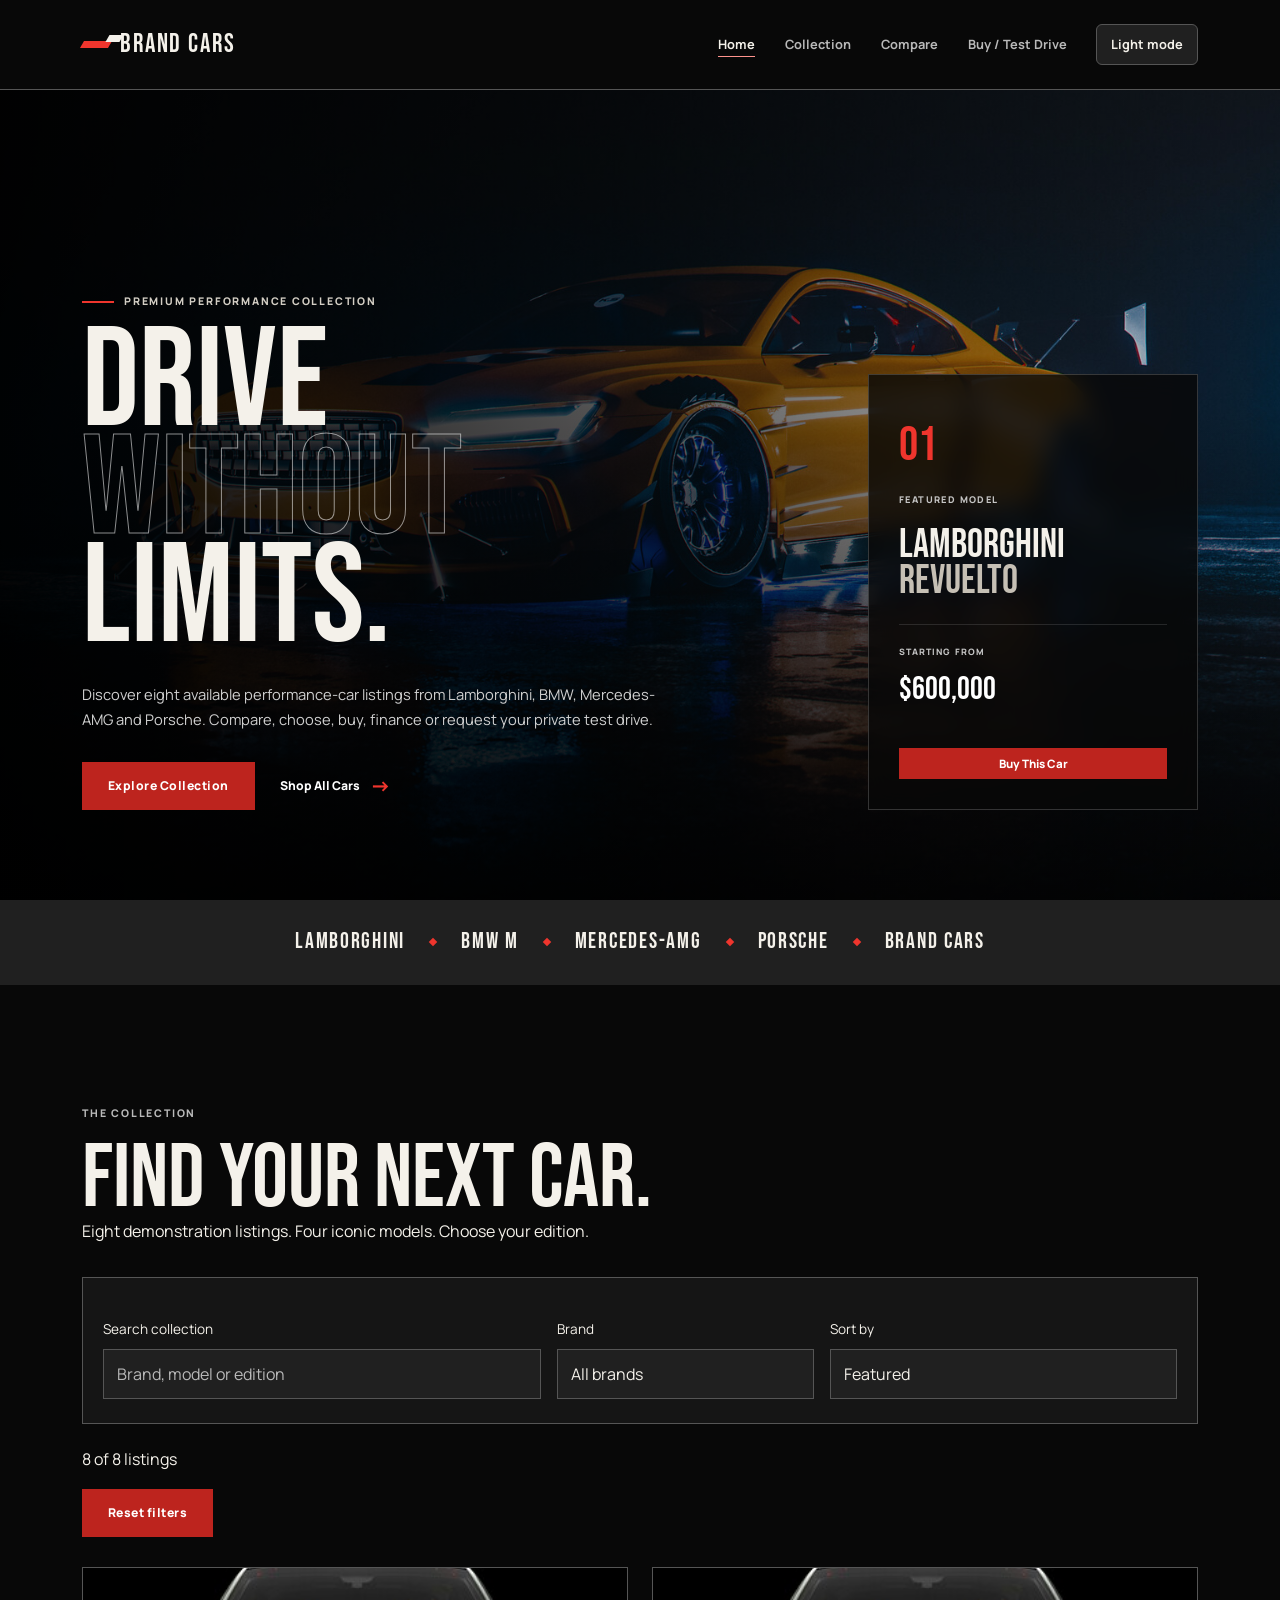
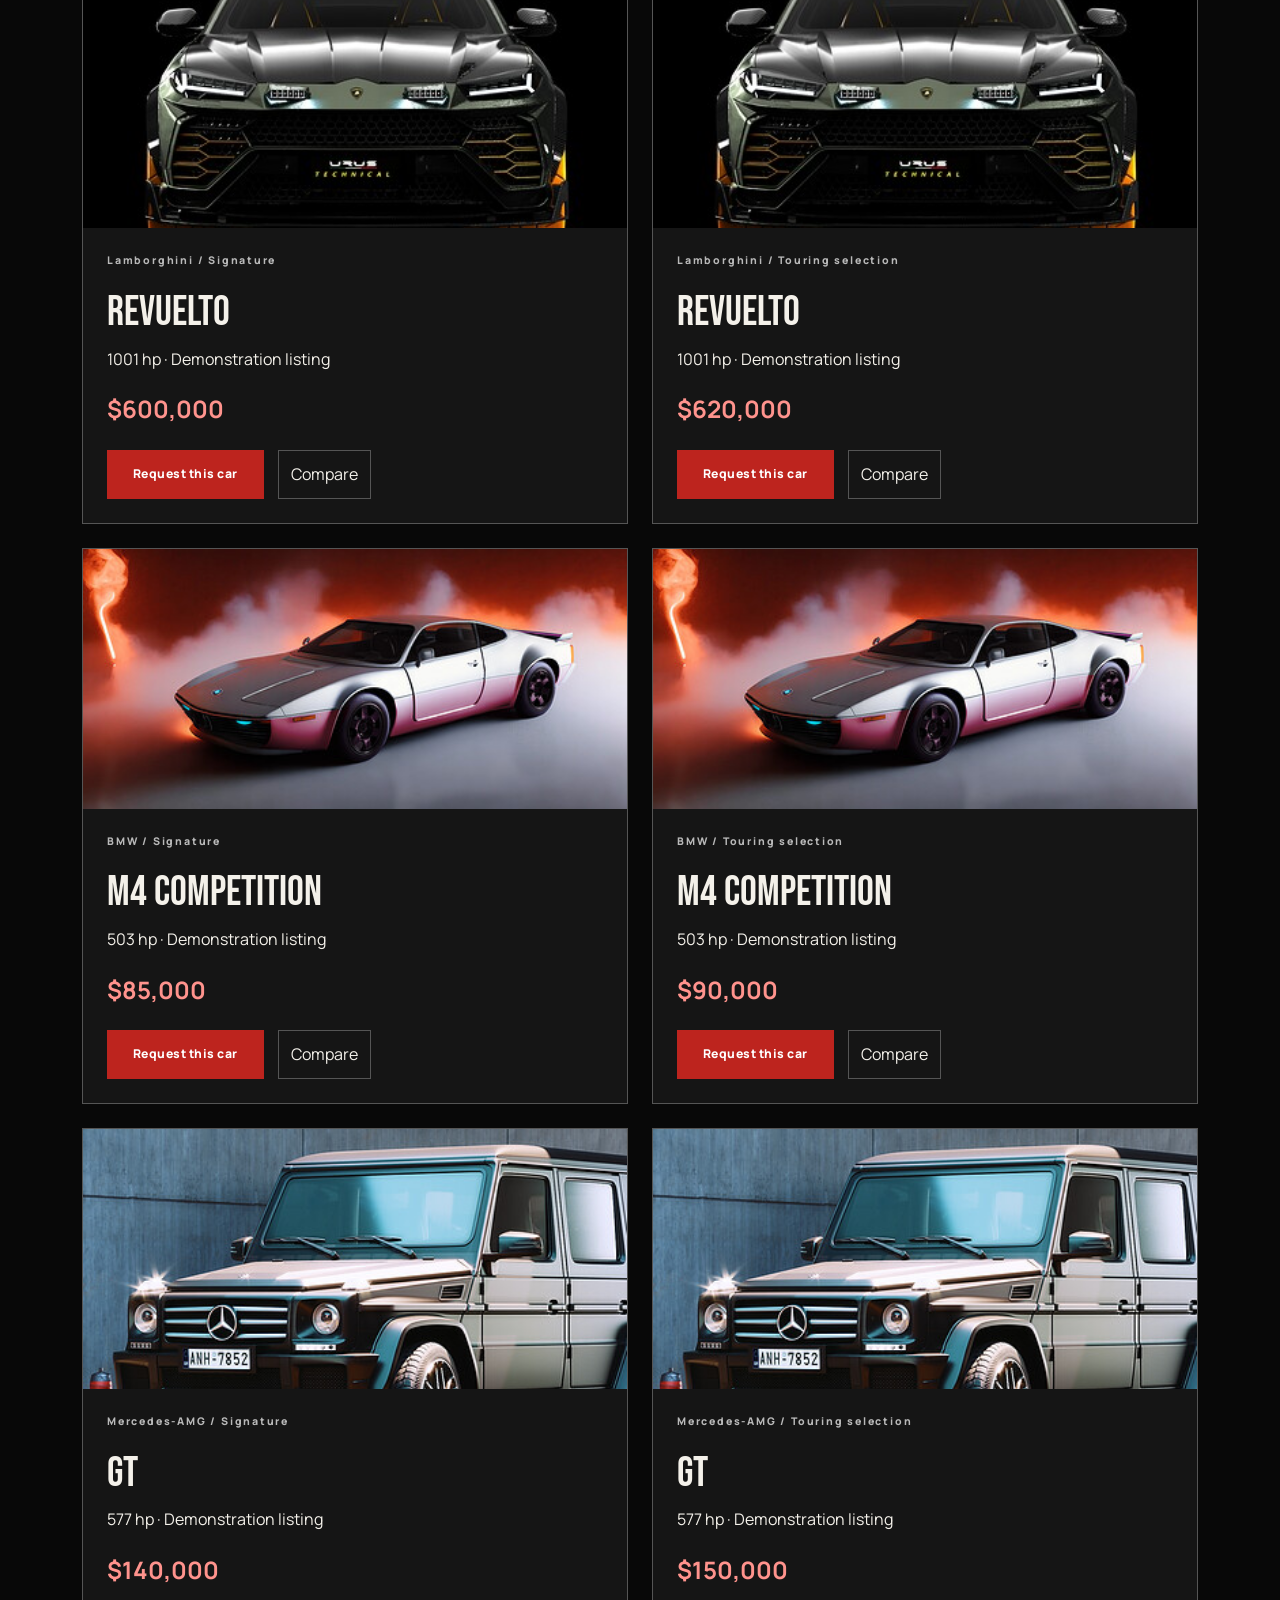
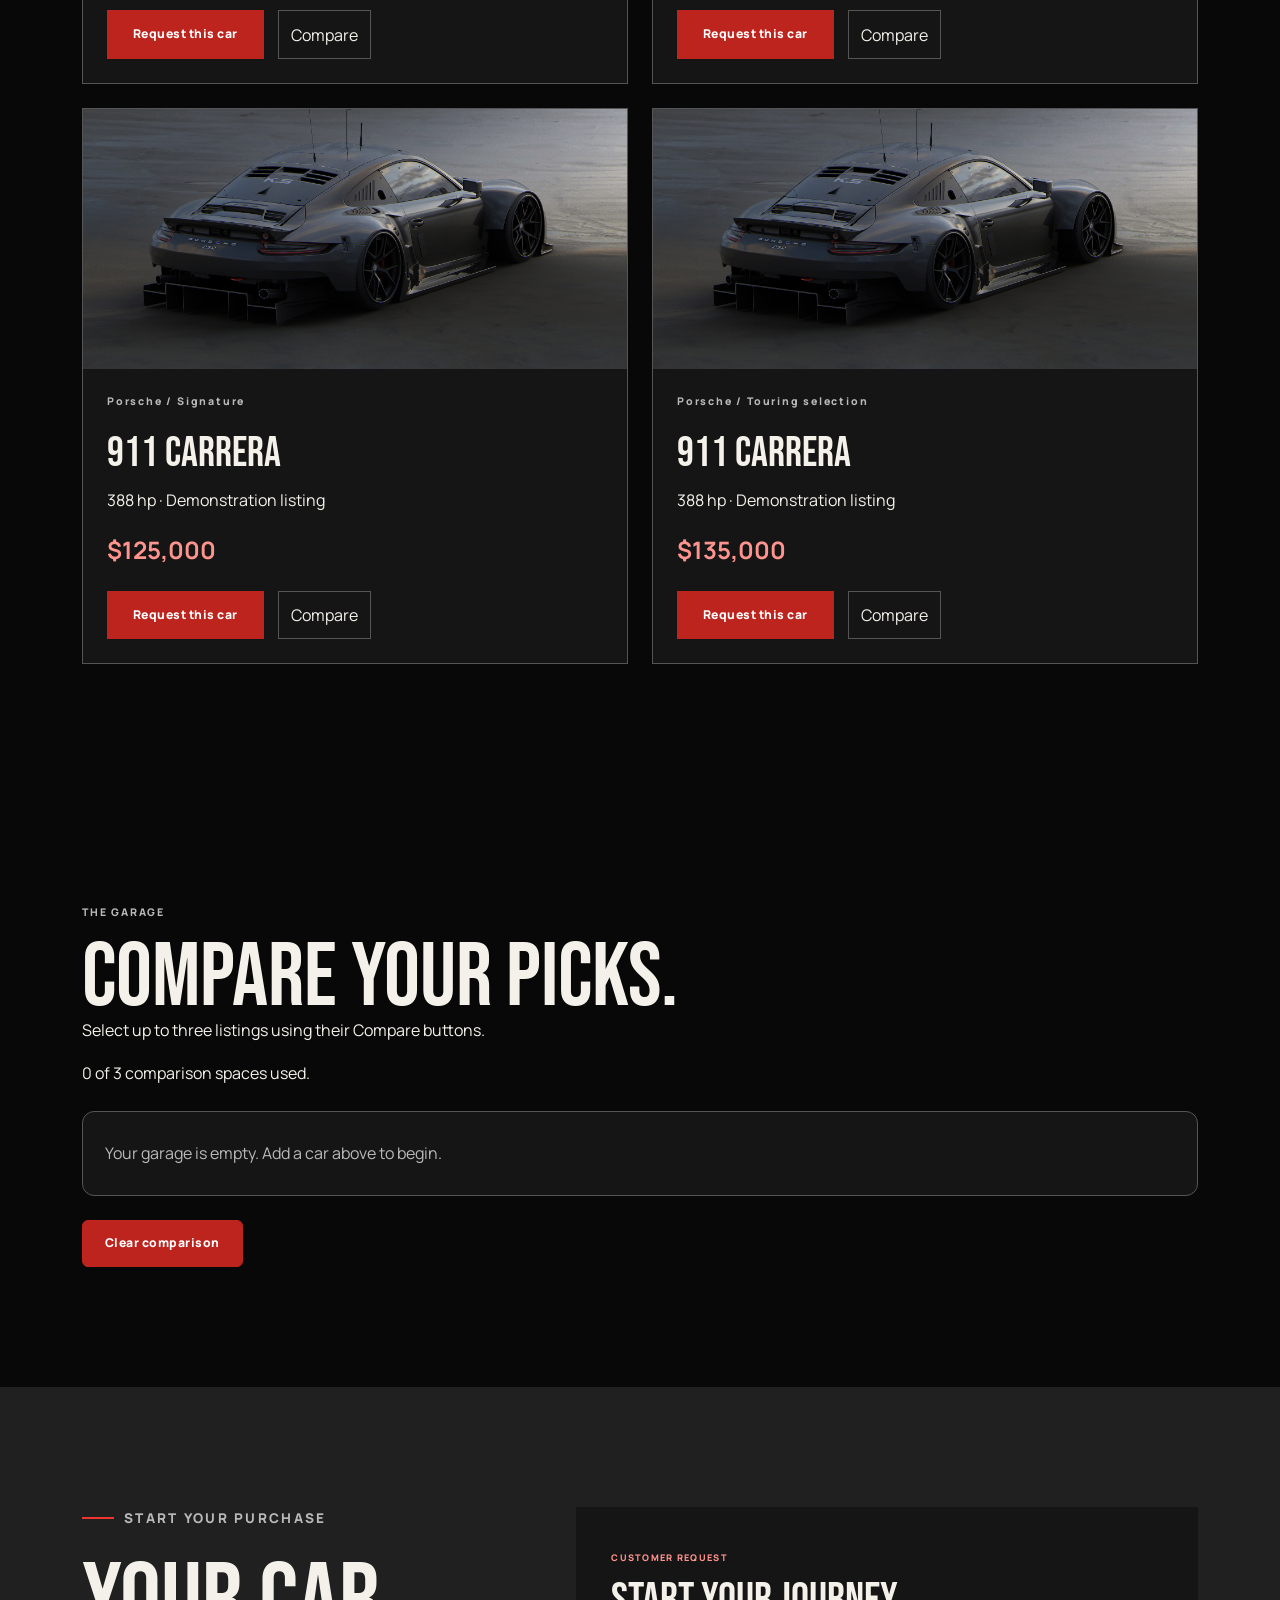
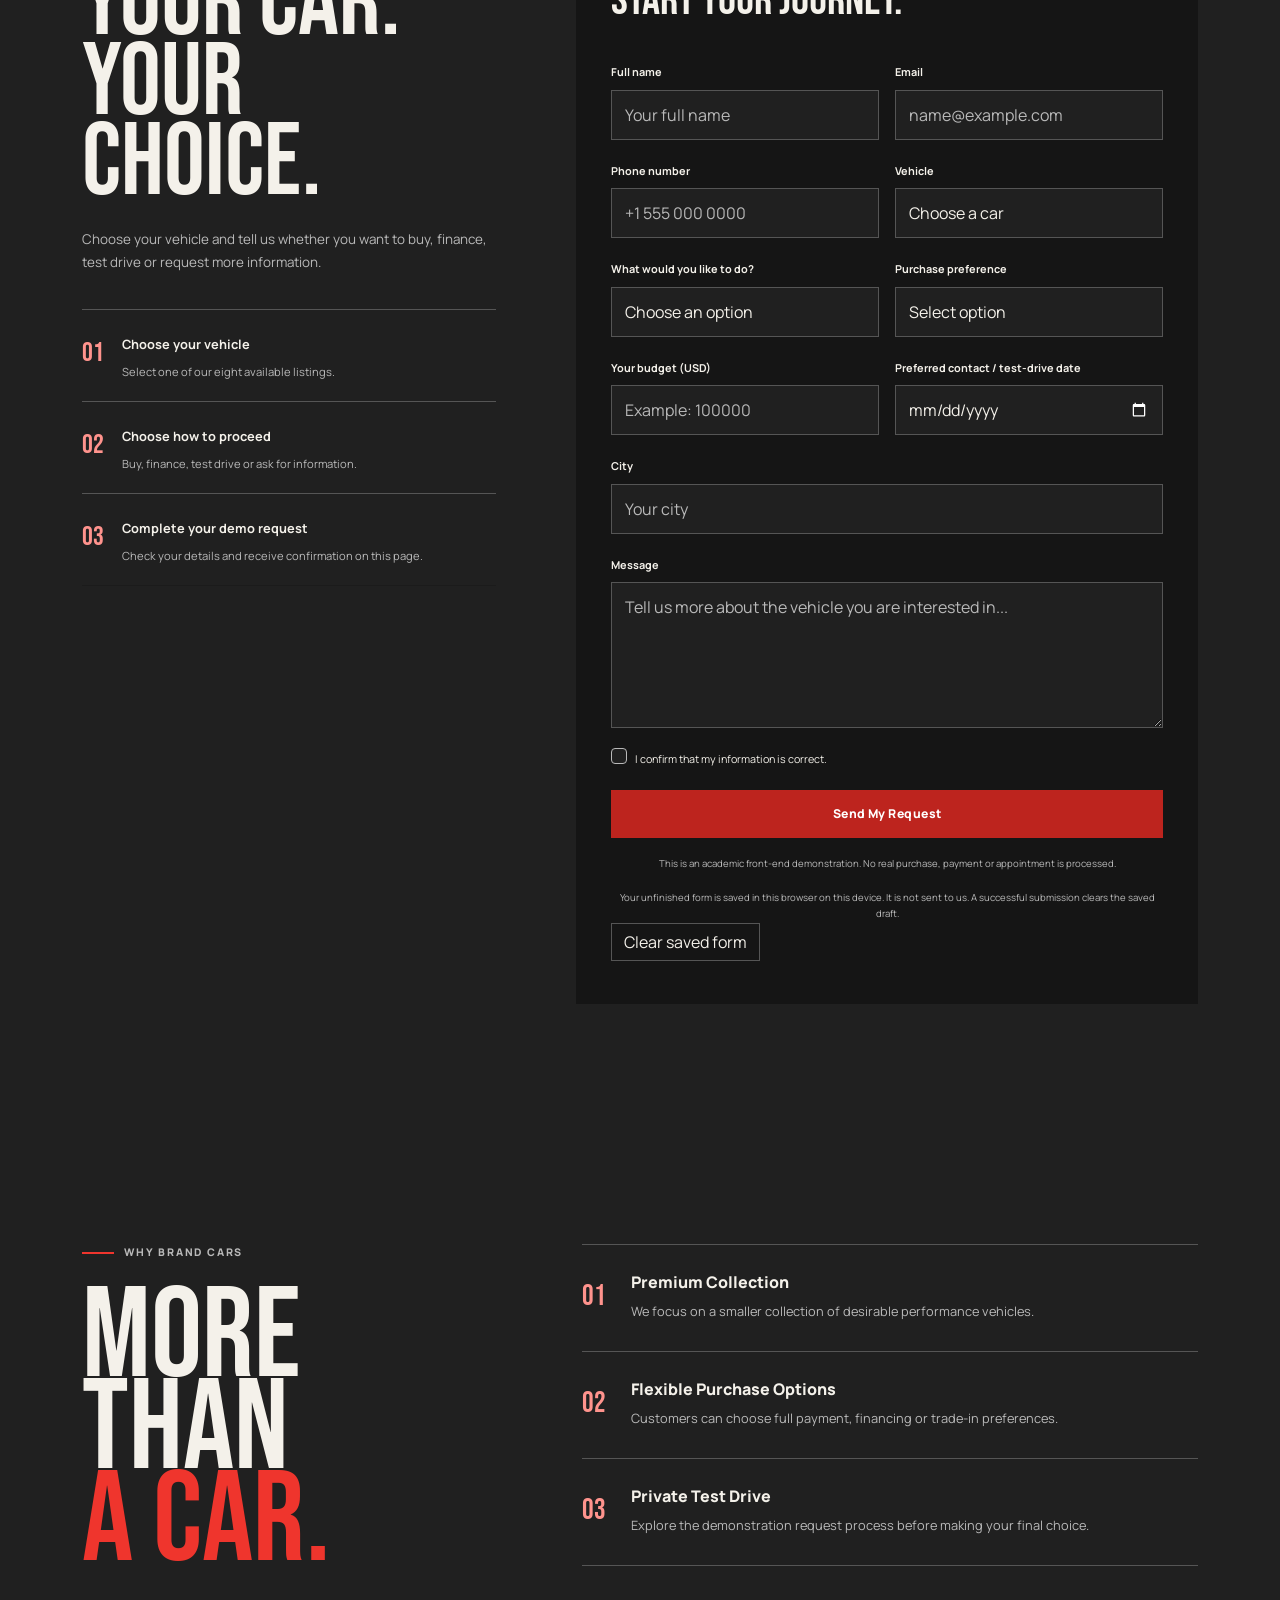
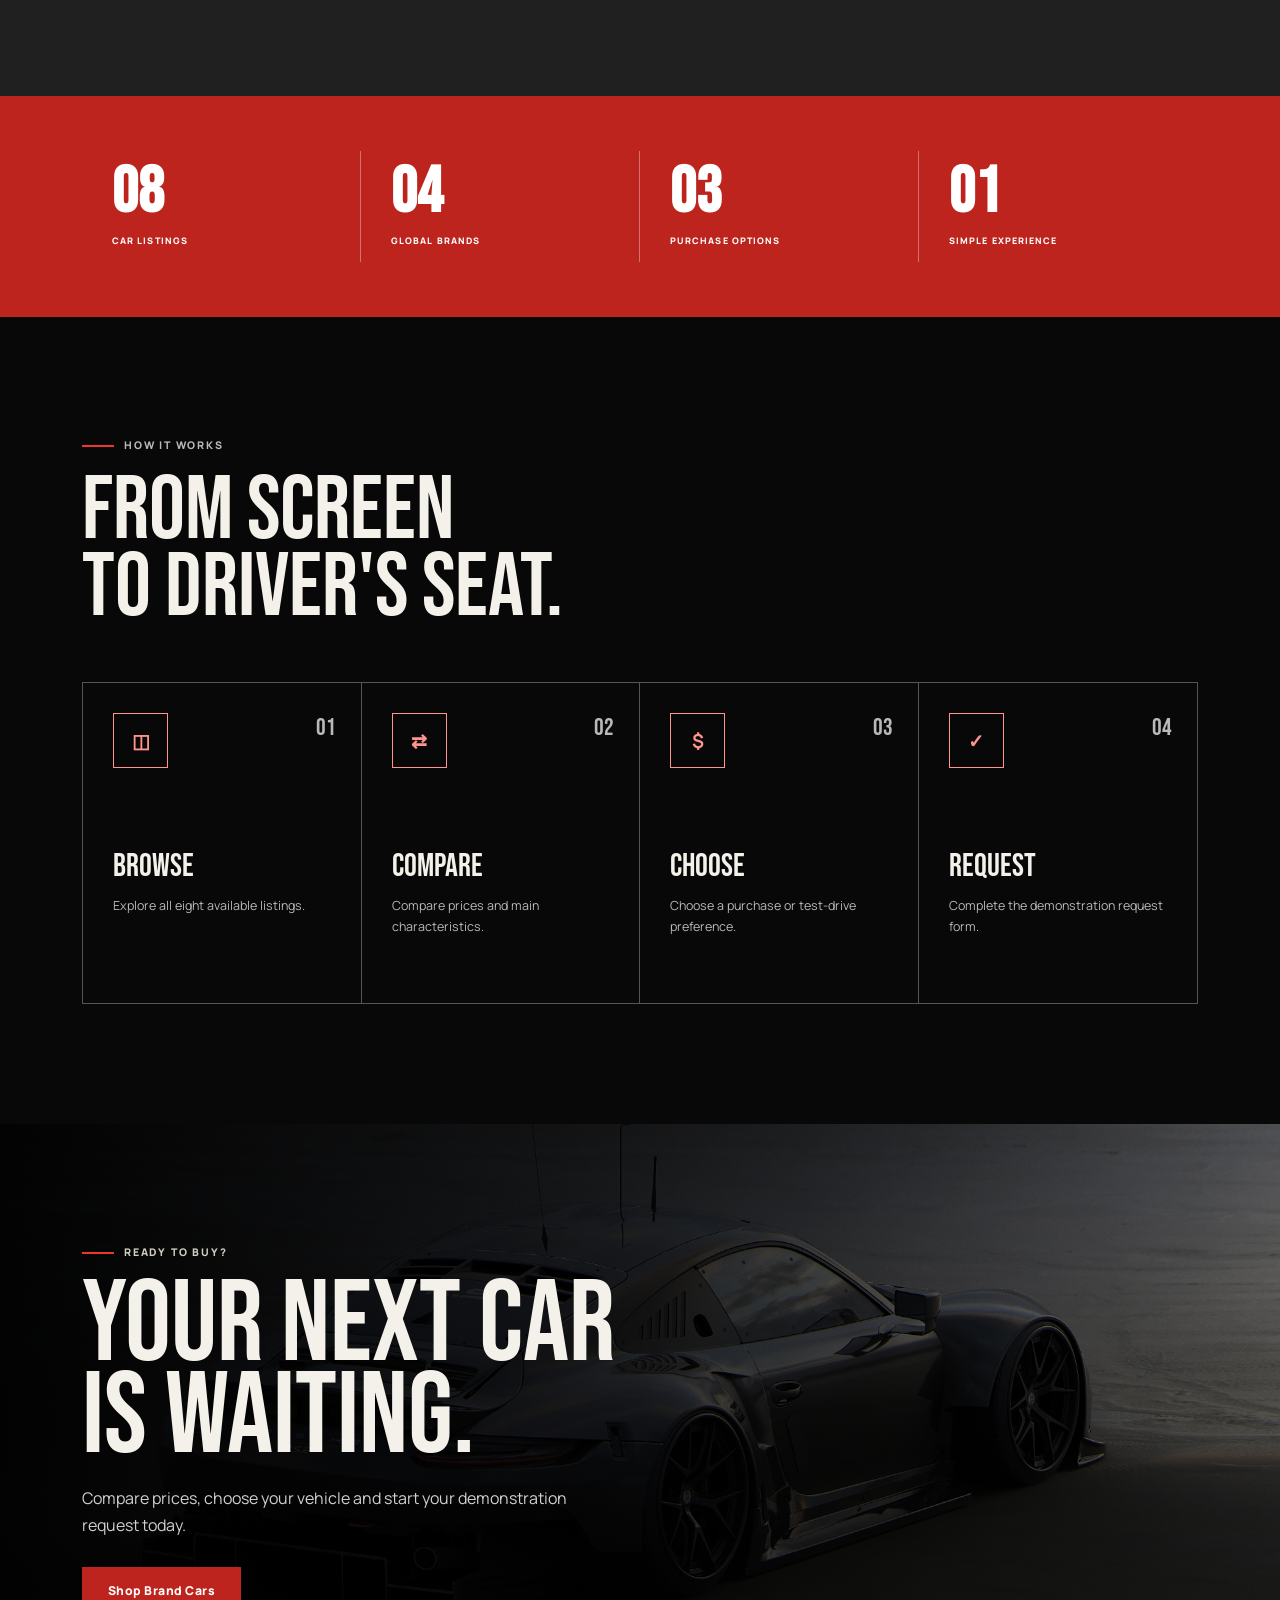
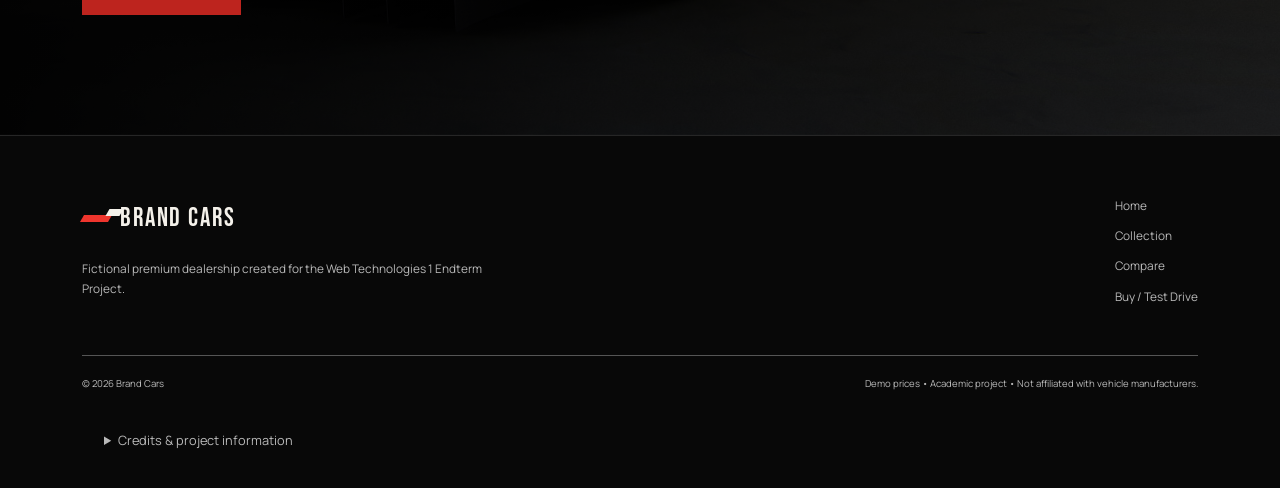
<file: index.html>
<!DOCTYPE html>
<html lang="en">
<head>
    <meta charset="UTF-8">
    <meta name="viewport" content="width=device-width, initial-scale=1.0">
    <meta name="description"
          content="Brand Cars - fictional luxury and performance car dealership.">

    <title>Brand Cars | Drive Without Limits</title>

    <link rel="preconnect" href="https://fonts.googleapis.com">
    <link rel="preconnect" href="https://fonts.gstatic.com" crossorigin>
    <link href="https://fonts.googleapis.com/css2?family=Bebas+Neue&family=Manrope:wght@400;500;600;700;800&display=swap"
          rel="stylesheet">

    <link rel="stylesheet" href="css/bootstrap.min.css">
    <link rel="stylesheet" href="css/style.css">
    <link rel="stylesheet" href="css/endterm.css">
    <link rel="stylesheet" href="css/final.css">
<script src="js/theme.js"></script>
</head>

<body>
<a class="skip-link" href="#main-content">Skip to content</a>

<!-- NAVIGATION -->
<header>
    <nav class="navbar navbar-expand-lg navbar-dark fixed-top brand-navbar">
        <div class="container">
            <a class="navbar-brand brand-logo" href="index.html">
                <span class="logo-mark"></span>
                BRAND CARS
            </a>

            <button class="navbar-toggler"
                    type="button"
                    data-bs-toggle="collapse"
                    data-bs-target="#mainNavbar"
                    aria-controls="mainNavbar"
                    aria-expanded="false"
                    aria-label="Toggle navigation">
                <span class="navbar-toggler-icon"></span>
            </button>

            <div class="collapse navbar-collapse" id="mainNavbar">
                <ul class="navbar-nav ms-auto align-items-lg-center">
                    <li class="nav-item">
                        <a class="nav-link active" href="#home">Home</a>
                    </li>
                    <li class="nav-item">
                        <a class="nav-link" href="#collection">Collection</a>
                    </li>
                    <li class="nav-item">
                        <a class="nav-link" href="#compare">Compare</a>
                    </li>
                    <li class="nav-item">
                        <a class="nav-link" href="#buy-car">Buy / Test Drive</a>
                    </li>
                </ul>
            </div>
        </div>
    </nav>
</header>

<main id="main-content" tabindex="-1">

    <!-- HOME -->
    <section class="hero" id="home">
        <div class="hero-background"></div>
        <div class="hero-overlay"></div>

        <div class="container hero-container">
            <div class="row min-vh-100 align-items-end">
                <div class="col-lg-8">
                    <div class="hero-content">
                        <p class="eyebrow">
                            <span></span>
                            PREMIUM PERFORMANCE COLLECTION
                        </p>

                        <h1>DRIVE <span>WITHOUT</span> LIMITS.</h1>

                        <p class="hero-description">
                            Discover eight available performance-car listings
                            from Lamborghini, BMW, Mercedes-AMG and Porsche.
                            Compare, choose, buy, finance or request
                            your private test drive.
                        </p>

                        <div class="hero-buttons">
                            <a href="#collection" class="btn main-button">
                                Explore Collection
                            </a>
                            <a href="inventory.html" class="text-button">
                                Shop All Cars <span>→</span>
                            </a>
                        </div>
                    </div>
                </div>

                <div class="col-lg-4">
                    <aside class="featured-model-box">
                        <span class="model-number">01</span>
                        <p>FEATURED MODEL</p>

                        <h2>Lamborghini <span>Revuelto</span></h2>

                        <div class="featured-price">
                            <small>STARTING FROM</small>
                            <strong>$600,000</strong>
                        </div>

                        <a href="index.html?car=lamborghini#buy-car"
                           class="btn featured-buy">
                            Buy This Car
                        </a>
                    </aside>
                </div>
            </div>
        </div>
    </section>

    <!-- BRANDS -->
    <section class="brand-strip">
        <div class="brand-strip-content">
            <span>LAMBORGHINI</span>
            <i></i>
            <span>BMW M</span>
            <i></i>
            <span>MERCEDES-AMG</span>
            <i></i>
            <span>PORSCHE</span>
            <i></i>
            <span>BRAND CARS</span>
        </div>
    </section>

    <!-- COLLECTION -->
    <section class="section-space" id="collection">
        <div class="container">
            <p class="eyebrow">THE COLLECTION</p>
            <h2 class="section-title">FIND YOUR NEXT CAR.</h2>
            <p>
                Eight demonstration listings. Four iconic models.
                Choose your edition.
            </p>

            <div class="catalog-controls row g-3">
                <div class="col-md-5">
                    <label for="search">Search collection</label>
                    <input class="form-control"
                           id="search"
                           type="search"
                           placeholder="Brand, model or edition">
                </div>

                <div class="col-md-3">
                    <label for="brand">Brand</label>
                    <select class="form-select" id="brand">
                        <option value="">All brands</option>
                        <option>Lamborghini</option>
                        <option>BMW</option>
                        <option>Mercedes-AMG</option>
                        <option>Porsche</option>
                    </select>
                </div>

                <div class="col-md-4">
                    <label for="sort">Sort by</label>
                    <select class="form-select" id="sort">
                        <option value="featured">Featured</option>
                        <option value="low">Price: low to high</option>
                        <option value="high">Price: high to low</option>
                    </select>
                </div>
            </div>

            <p id="result-count" role="status"></p>

            <button class="btn main-button"
                    id="clear-filters"
                    type="button">
                Reset filters
            </button>

            <div id="car-list" class="endterm-grid"></div>

            <p id="empty" hidden>
                No cars match your search.
                Try another brand or reset the filters.
            </p>
        </div>
    </section>

    <!-- COMPARE -->
    <section class="section-space" id="compare">
        <div class="container">
            <p class="eyebrow">THE GARAGE</p>
            <h2 class="section-title">COMPARE YOUR PICKS.</h2>

            <p>
                Select up to three listings using their Compare buttons.
            </p>

            <p id="compare-status" role="status"></p>

            <div id="comparison"
                 class="table-responsive"
                 tabindex="0"
                 aria-label="Vehicle comparison">
            </div>

            <button id="clear-compare"
                    class="btn main-button"
                    type="button">
                Clear comparison
            </button>
        </div>
    </section>

    <!-- BUY / TEST DRIVE -->
    <section class="purchase-section section-space" id="buy-car">
        <div class="container">
            <div class="purchase-layout">

                <div class="purchase-copy">
                    <p class="eyebrow dark-eyebrow">
                        <span></span>
                        START YOUR PURCHASE
                    </p>

                    <h2>YOUR CAR.<br>YOUR CHOICE.</h2>

                    <p>
                        Choose your vehicle and tell us whether you want
                        to buy, finance, test drive or request more information.
                    </p>

                    <div class="purchase-step">
                        <span>01</span>
                        <div>
                            <strong>Choose your vehicle</strong>
                            <p>Select one of our eight available listings.</p>
                        </div>
                    </div>

                    <div class="purchase-step">
                        <span>02</span>
                        <div>
                            <strong>Choose how to proceed</strong>
                            <p>
                                Buy, finance, test drive or ask for information.
                            </p>
                        </div>
                    </div>

                    <div class="purchase-step">
                        <span>03</span>
                        <div>
                            <strong>Complete your demo request</strong>
                            <p>
                                Check your details and receive confirmation
                                on this page.
                            </p>
                        </div>
                    </div>
                </div>

                <form class="purchase-form"
                      action="#buy-car"
                      id="request-form"
                      novalidate>

                    <div class="form-title">
                        <span>CUSTOMER REQUEST</span>
                        <h3>Start your journey.</h3>
                    </div>

                    <div class="row g-3">
                        <div class="col-md-6">
                            <label for="fullName" class="form-label">
                                Full name
                            </label>
                            <input type="text"
                                   class="form-control"
                                   id="fullName"
                                   name="fullName"
                                   placeholder="Your full name"
                                   required>
                        </div>

                        <div class="col-md-6">
                            <label for="email" class="form-label">Email</label>
                            <input type="email"
                                   class="form-control"
                                   id="email"
                                   name="email"
                                   placeholder="name@example.com"
                                   required>
                        </div>

                        <div class="col-md-6">
                            <label for="phone" class="form-label">
                                Phone number
                            </label>
                            <input type="tel"
                                   class="form-control"
                                   id="phone"
                                   name="phone"
                                   placeholder="+1 555 000 0000"
                                   required>
                        </div>

                        <div class="col-md-6">
                            <label for="carModel" class="form-label">
                                Vehicle
                            </label>
                            <select class="form-select"
                                    id="carModel"
                                    name="carModel"
                                    required>
                                <option value="">Choose a car</option>
                            </select>
                        </div>

                        <div class="col-md-6">
                            <label for="requestType" class="form-label">
                                What would you like to do?
                            </label>
                            <select class="form-select"
                                    id="requestType"
                                    name="requestType"
                                    required>
                                <option value="" selected disabled>
                                    Choose an option
                                </option>
                                <option value="buy">Buy this vehicle</option>
                                <option value="finance">
                                    Finance this vehicle
                                </option>
                                <option value="test-drive">
                                    Book a test drive
                                </option>
                                <option value="information">
                                    Ask for vehicle information
                                </option>
                            </select>
                        </div>

                        <div class="col-md-6">
                            <label for="paymentPreference" class="form-label">
                                Purchase preference
                            </label>
                            <select class="form-select"
                                    id="paymentPreference"
                                    name="paymentPreference">
                                <option value="" selected>Select option</option>
                                <option>Full payment</option>
                                <option>Financing</option>
                                <option>Trade-in + payment</option>
                                <option>Not sure yet</option>
                            </select>
                        </div>

                        <div class="col-md-6">
                            <label for="budget" class="form-label">
                                Your budget (USD)
                            </label>
                            <input type="number"
                                   class="form-control"
                                   id="budget"
                                   name="budget"
                                   placeholder="Example: 100000">
                        </div>

                        <div class="col-md-6">
                            <label for="preferredDate" class="form-label">
                                Preferred contact / test-drive date
                            </label>
                            <input type="date"
                                   class="form-control"
                                   id="preferredDate"
                                   name="preferredDate">
                        </div>

                        <div class="col-12">
                            <label for="city" class="form-label">City</label>
                            <input type="text"
                                   class="form-control"
                                   id="city"
                                   name="city"
                                   placeholder="Your city"
                                   required>
                        </div>

                        <div class="col-12">
                            <label for="message" class="form-label">
                                Message
                            </label>
                            <textarea class="form-control"
                                      id="message"
                                      name="message"
                                      rows="5"
                                      placeholder="Tell us more about the vehicle you are interested in..."></textarea>
                        </div>

                        <div class="col-12">
                            <div class="form-check">
                                <input class="form-check-input"
                                       type="checkbox"
                                       id="agreement"
                                       required>
                                <label class="form-check-label"
                                       for="agreement">
                                    I confirm that my information is correct.
                                </label>
                            </div>
                        </div>

                        <div class="col-12">
                            <button type="submit"
                                    class="btn main-button w-100">
                                Send My Request
                            </button>
                        </div>
                    </div>

                    <p class="form-disclaimer">
                        This is an academic front-end demonstration.
                        No real purchase, payment or appointment is processed.
                    </p>

                    <div id="form-success"
                         class="success-message"
                         role="status"
                         tabindex="-1"
                         style="display:none">
                    </div>
                </form>
            </div>
        </div>
    </section>

    <!-- WHY BRAND CARS -->
    <section class="why-section section-space">
        <div class="container">
            <div class="why-layout">
                <div class="why-title">
                    <p class="eyebrow dark-eyebrow">
                        <span></span>
                        WHY BRAND CARS
                    </p>
                    <h2>MORE<br>THAN<br><span>A CAR.</span></h2>
                </div>

                <div>
                    <article class="reason-item">
                        <span>01</span>
                        <div>
                            <h3>Premium Collection</h3>
                            <p>
                                We focus on a smaller collection of desirable
                                performance vehicles.
                            </p>
                        </div>
                    </article>

                    <article class="reason-item">
                        <span>02</span>
                        <div>
                            <h3>Flexible Purchase Options</h3>
                            <p>
                                Customers can choose full payment, financing
                                or trade-in preferences.
                            </p>
                        </div>
                    </article>

                    <article class="reason-item">
                        <span>03</span>
                        <div>
                            <h3>Private Test Drive</h3>
                            <p>
                                Explore the demonstration request process
                                before making your final choice.
                            </p>
                        </div>
                    </article>
                </div>
            </div>
        </div>
    </section>

    <!-- NUMBERS -->
    <section class="numbers-section">
        <div class="container">
            <div class="numbers-grid">
                <div><strong>08</strong><span>CAR LISTINGS</span></div>
                <div><strong>04</strong><span>GLOBAL BRANDS</span></div>
                <div><strong>03</strong><span>PURCHASE OPTIONS</span></div>
                <div><strong>01</strong><span>SIMPLE EXPERIENCE</span></div>
            </div>
        </div>
    </section>

    <!-- PROCESS -->
    <section class="process-section section-space">
        <div class="container">
            <div class="section-top">
                <div>
                    <p class="eyebrow"><span></span>HOW IT WORKS</p>
                    <h2 class="section-title">
                        FROM SCREEN<br>TO DRIVER'S SEAT.
                    </h2>
                </div>
            </div>

            <div class="process-grid">
                <article>
                    <span>01</span>
                    <strong>◫</strong>
                    <h3>Browse</h3>
                    <p>Explore all eight available listings.</p>
                </article>

                <article>
                    <span>02</span>
                    <strong>⇄</strong>
                    <h3>Compare</h3>
                    <p>Compare prices and main characteristics.</p>
                </article>

                <article>
                    <span>03</span>
                    <strong>$</strong>
                    <h3>Choose</h3>
                    <p>Choose a purchase or test-drive preference.</p>
                </article>

                <article>
                    <span>04</span>
                    <strong>✓</strong>
                    <h3>Request</h3>
                    <p>Complete the demonstration request form.</p>
                </article>
            </div>
        </div>
    </section>

    <!-- FINAL CALL TO ACTION -->
    <section class="final-cta">
        <div class="container">
            <p class="eyebrow"><span></span>READY TO BUY?</p>
            <h2>YOUR NEXT CAR<br>IS WAITING.</h2>
            <p>
                Compare prices, choose your vehicle and start your
                demonstration request today.
            </p>
            <a href="inventory.html" class="btn main-button">
                Shop Brand Cars
            </a>
        </div>
    </section>
</main>

<!-- FOOTER -->
<footer class="site-footer">
    <div class="container">
        <div class="footer-top">
            <div>
                <a href="index.html" class="brand-logo footer-logo">
                    <span class="logo-mark"></span>
                    BRAND CARS
                </a>
                <p>
                    Fictional premium dealership created for the
                    Web Technologies 1 Endterm Project.
                </p>
            </div>

            <div class="footer-links">
                <a href="#home">Home</a>
                <a href="#collection">Collection</a>
                <a href="#compare">Compare</a>
                <a href="#buy-car">Buy / Test Drive</a>
            </div>
        </div>

        <div class="footer-bottom">
            <span>© 2026 Brand Cars</span>
            <span>
                Demo prices • Academic project •
                Not affiliated with vehicle manufacturers.
            </span>
        </div>
    </div>

    <details class="credits">
        <summary>Credits &amp; project information</summary>
        <p>
            Brand Cars by Jamshid Elham.
            Original midterm layout and supplied photos retained.
            Bootstrap 5.3.3: layout and form components.
            jQuery 3.7.1: interface effects.
            Google Fonts: Bebas Neue and Manrope.
            Vehicle imagery: Khyzyl Saleem,
            <a href="https://www.artstation.com/khyzylsaleem">
                ArtStation portfolio
            </a>
            (source supplied by Jamshid Elham).
            Vehicle prices and editions are fictional demonstration data;
            images are representative.
        </p>
    </details>
</footer>

<noscript>
    <p>
        This collection requires JavaScript for search,
        comparison and requests.
    </p>
</noscript>

<script src="js/vendor/bootstrap.bundle.min.js"></script>
<script src="js/vendor/jquery.min.js"></script>
<script src="js/cars.js"></script>
<script src="js/app.js"></script>
</body>
</html>
</file>
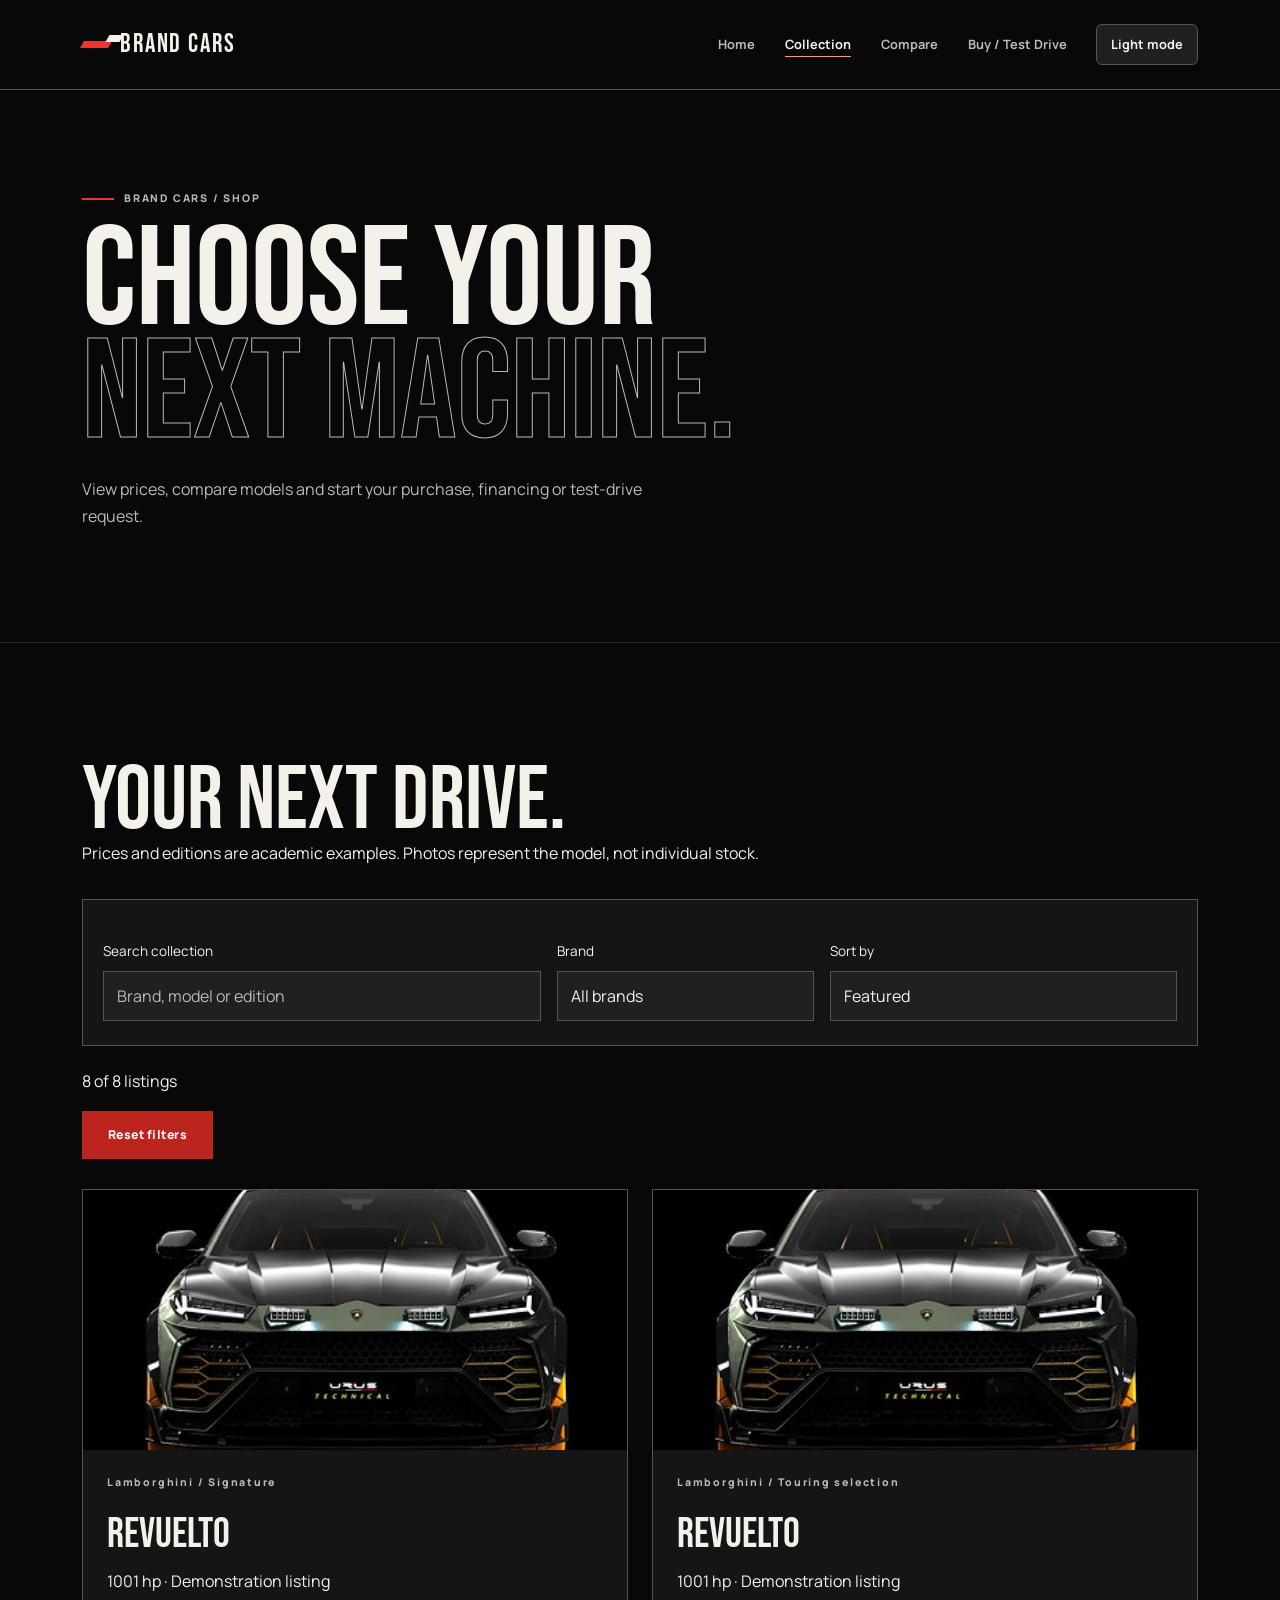
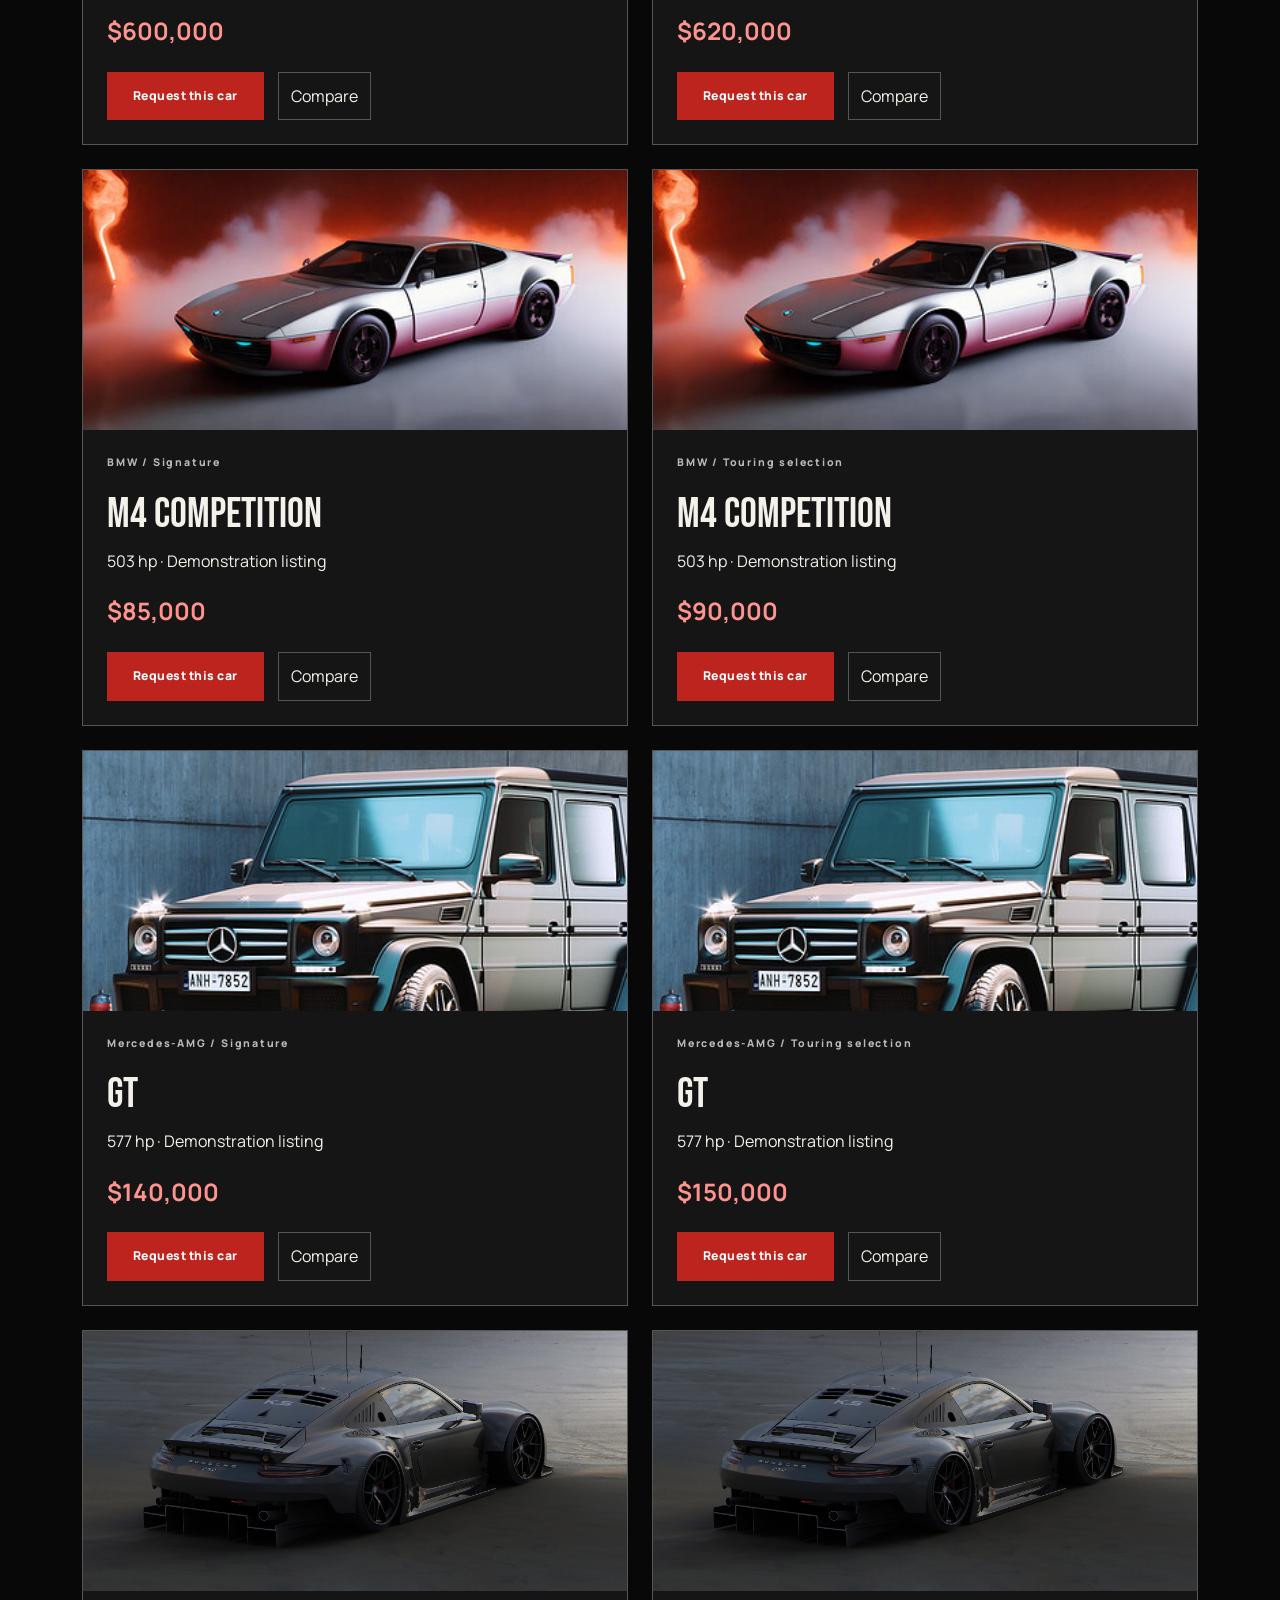
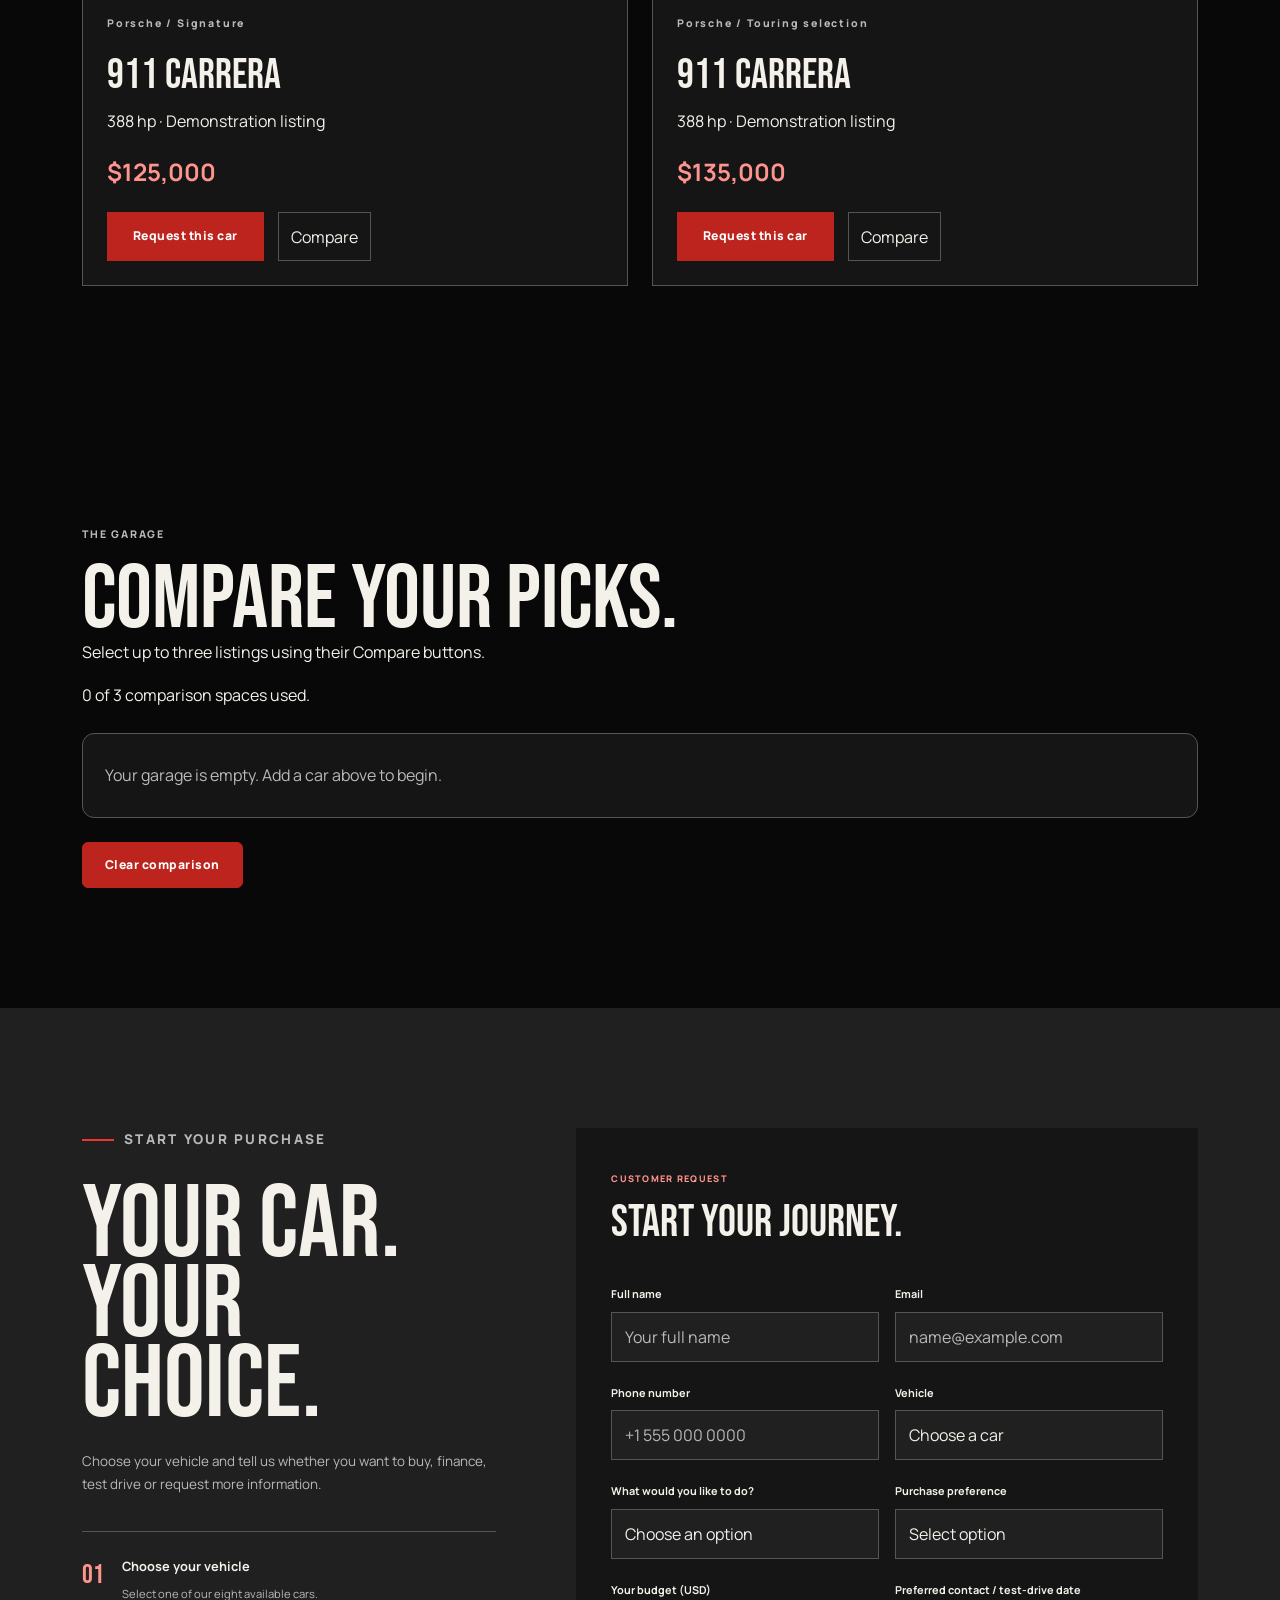
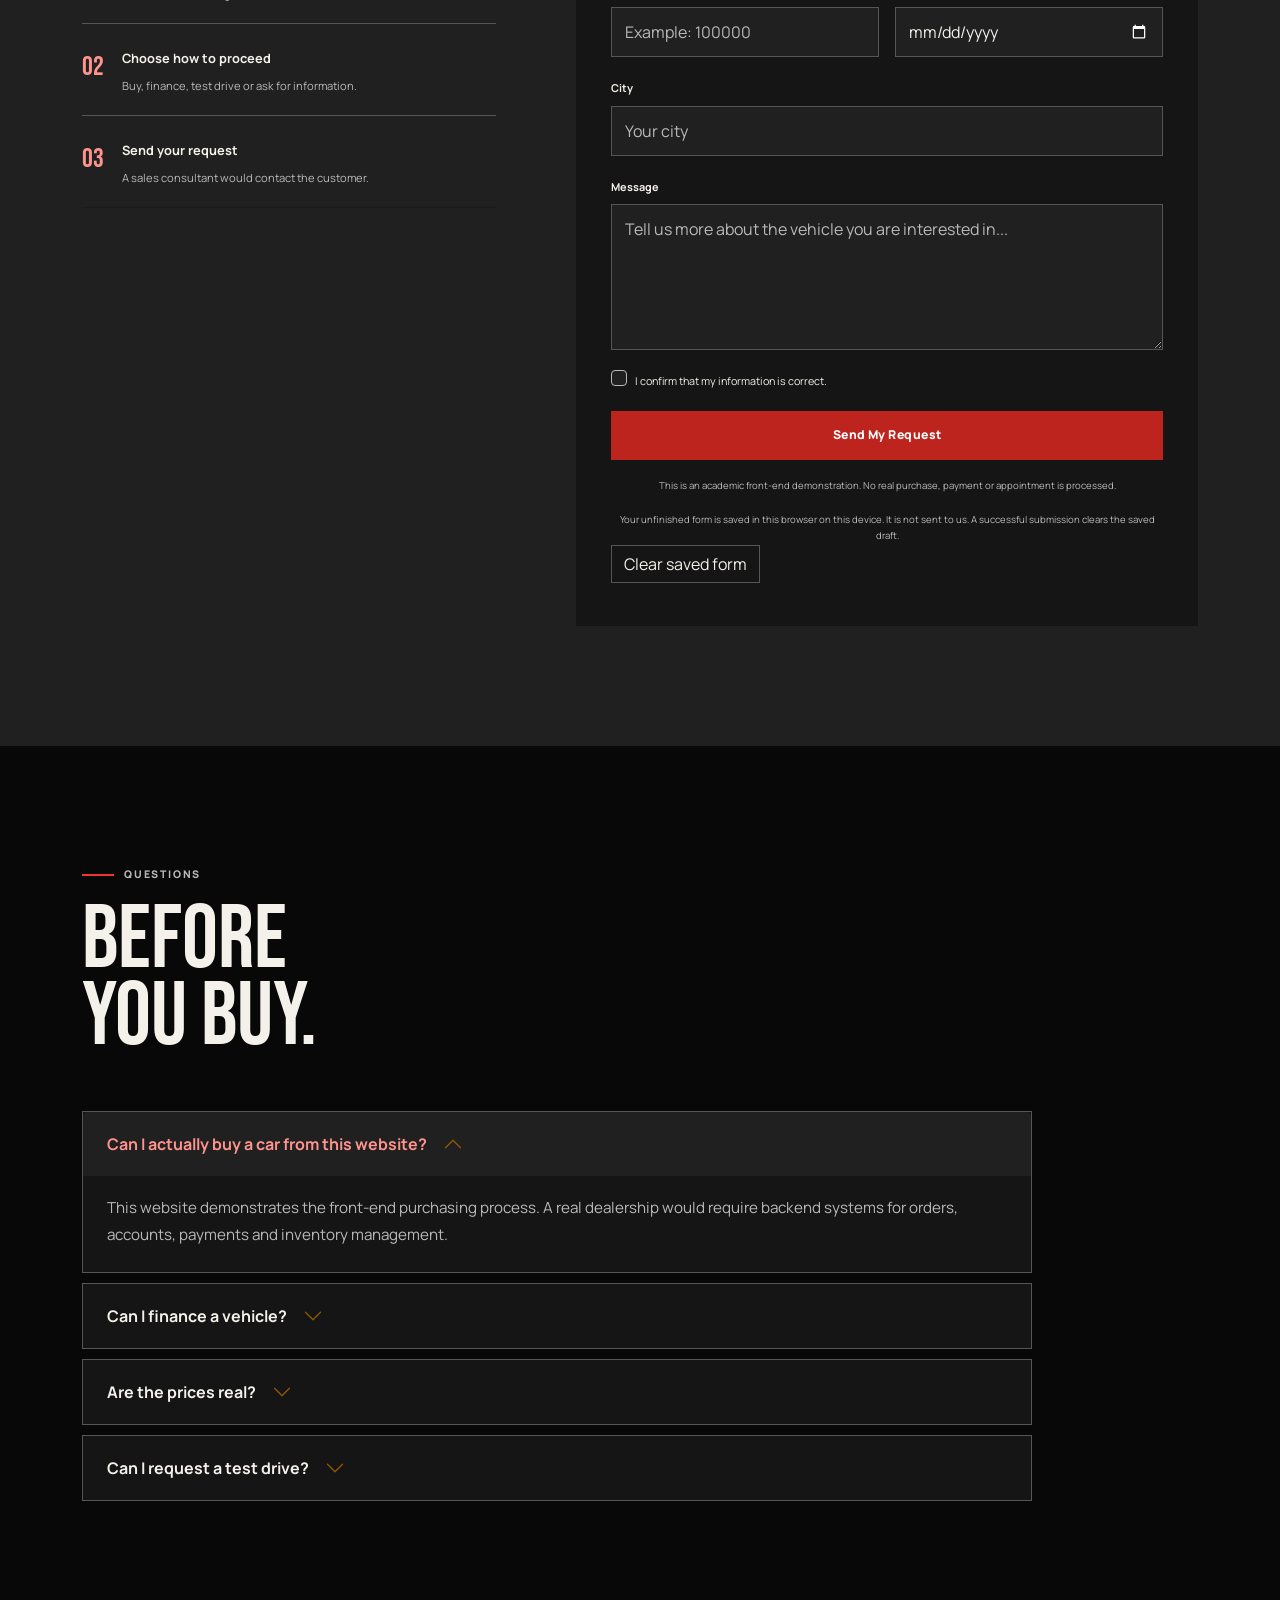
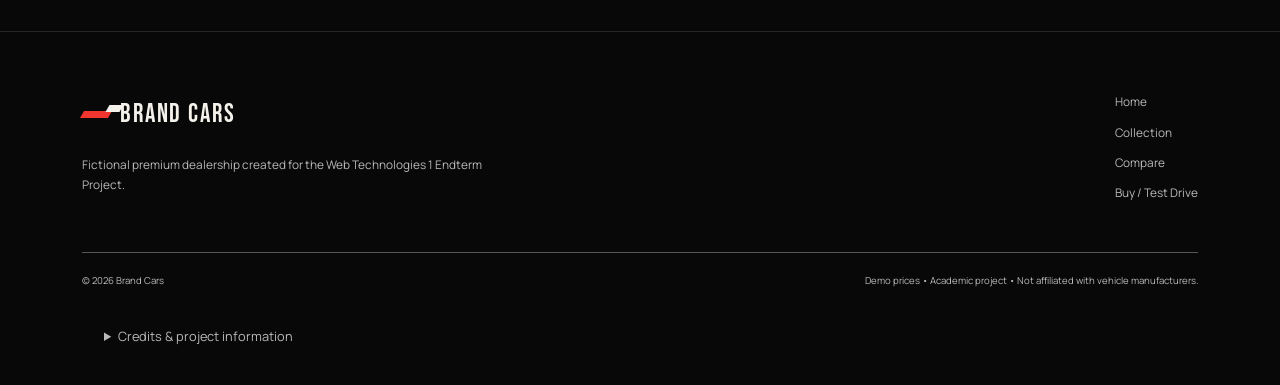
<file: inventory.html>
<!DOCTYPE html>
<html lang="en">
<head>
    <meta charset="UTF-8">
    <meta
        name="viewport"
        content="width=device-width, initial-scale=1.0">
    <meta
        name="description"
        content="Shop luxury and performance vehicles at Brand Cars.">
    <title>Shop Cars | Brand Cars</title>
    <!-- Google Fonts -->
    <link rel="preconnect" href="https://fonts.googleapis.com">
    <link
        rel="preconnect"
        href="https://fonts.gstatic.com"
        crossorigin>
    <link
        href="https://fonts.googleapis.com/css2?family=Bebas+Neue&family=Manrope:wght@400;500;600;700;800&display=swap"
        rel="stylesheet">
    <!-- Bootstrap -->
    <link
        href="css/bootstrap.min.css"
        rel="stylesheet">
    <!-- My CSS -->
    <link
        rel="stylesheet"
        href="css/style.css">
<link rel="stylesheet" href="css/endterm.css">
<link rel="stylesheet" href="css/final.css">
<script src="js/theme.js"></script>
</head>
<body>
<a class="skip-link" href="#main-content">Skip to content</a>
<!-- =========================
     NAVBAR
========================= -->
<header>
    <nav class="navbar navbar-expand-lg navbar-dark fixed-top brand-navbar">
        <div class="container">
            <a
                class="navbar-brand brand-logo"
                href="index.html">
                <span class="logo-mark"></span>
                BRAND CARS
            </a>
            <button
                class="navbar-toggler"
                type="button"
                data-bs-toggle="collapse"
                data-bs-target="#mainNavbar"
                aria-controls="mainNavbar"
                aria-expanded="false"
                aria-label="Toggle navigation">
                <span class="navbar-toggler-icon"></span>
            </button>
            <div
                class="collapse navbar-collapse"
                id="mainNavbar">
                <ul class="navbar-nav ms-auto align-items-lg-center"><li class="nav-item"><a class="nav-link "  href="index.html">Home</a></li><li class="nav-item"><a class="nav-link active" aria-current="page" href="inventory.html">Collection</a></li><li class="nav-item"><a class="nav-link" href="inventory.html#compare">Compare</a></li><li class="nav-item"><a class="nav-link" href="inventory.html#buy-car">Buy / Test Drive</a></li></ul>
            </div>
        </div>
    </nav>
</header>
<main id="main-content" tabindex="-1">
<!-- =========================
     INVENTORY HERO
========================= -->
<section class="inventory-hero">
    <div class="container">
        <p class="eyebrow">
            <span></span>
            BRAND CARS / SHOP
        </p>
        <h1>
            CHOOSE YOUR
            <span>
                NEXT MACHINE.
            </span>
        </h1>
        <p>
            View prices, compare models and start your
            purchase, financing or test-drive request.
        </p>
    </div>
</section>
<!-- =========================
     VEHICLES
========================= -->
<section class="inventory-section section-space" id="inventory"><div class="container"><h2 class="section-title">YOUR NEXT DRIVE.</h2><p>Prices and editions are academic examples. Photos represent the model, not individual stock.</p><div class="catalog-controls row g-3"><div class="col-md-5"><label for="search">Search collection</label><input class="form-control" id="search" type="search" placeholder="Brand, model or edition"></div><div class="col-md-3"><label for="brand">Brand</label><select class="form-select" id="brand"><option value="">All brands</option><option>Lamborghini</option><option>BMW</option><option>Mercedes-AMG</option><option>Porsche</option></select></div><div class="col-md-4"><label for="sort">Sort by</label><select class="form-select" id="sort"><option value="featured">Featured</option><option value="low">Price: low to high</option><option value="high">Price: high to low</option></select></div></div><p id="result-count" role="status"></p><button class="btn main-button" id="clear-filters" type="button">Reset filters</button><div id="car-list" class="endterm-grid"></div><p id="empty" hidden>No cars match your search. Try another brand or reset the filters.</p></div></section>
<!-- =========================
     COMPARISON TABLE
========================= -->
<section class="section-space" id="compare"><div class="container"><p class="eyebrow">THE GARAGE</p><h2 class="section-title">COMPARE YOUR PICKS.</h2><p>Select up to three listings using their Compare buttons.</p><p id="compare-status" role="status"></p><div id="comparison" class="table-responsive" tabindex="0" aria-label="Vehicle comparison"></div><button id="clear-compare" class="btn main-button" type="button">Clear comparison</button></div></section>
<!-- =========================
     BUY / TEST DRIVE FORM
========================= -->
<section
    class="purchase-section section-space"
    id="buy-car">
    <div class="container">
        <div class="purchase-layout">
            <!-- LEFT -->
            <div class="purchase-copy">
                <p class="eyebrow dark-eyebrow">
                    <span></span>
                    START YOUR PURCHASE
                </p>
                <h2>
                    YOUR CAR.
                    <br>
                    YOUR CHOICE.
                </h2>
                <p>
                    Choose your vehicle and tell us whether
                    you want to buy, finance, test drive or
                    request more information.
                </p>
                <div class="purchase-step">
                    <span>
                        01
                    </span>
                    <div>
                        <strong>
                            Choose your vehicle
                        </strong>
                        <p>
                            Select one of our eight available cars.
                        </p>
                    </div>
                </div>
                <div class="purchase-step">
                    <span>
                        02
                    </span>
                    <div>
                        <strong>
                            Choose how to proceed
                        </strong>
                        <p>
                            Buy, finance, test drive or ask for information.
                        </p>
                    </div>
                </div>
                <div class="purchase-step">
                    <span>
                        03
                    </span>
                    <div>
                        <strong>
                            Send your request
                        </strong>
                        <p>
                            A sales consultant would contact the customer.
                        </p>
                    </div>
                </div>
            </div>
            <!-- FORM -->
            <form
                class="purchase-form"
                action="#buy-car"
                id="request-form" novalidate>
                <div class="form-title">
                    <span>
                        CUSTOMER REQUEST
                    </span>
                    <h3>
                        Start your journey.
                    </h3>
                </div>
                <div class="row g-3">
                    <!-- NAME -->
                    <div class="col-md-6">
                        <label
                            for="fullName"
                            class="form-label">
                            Full name
                        </label>
                        <input
                            type="text"
                            class="form-control"
                            id="fullName"
                            name="fullName"
                            placeholder="Your full name"
                            required>
                    </div>
                    <!-- EMAIL -->
                    <div class="col-md-6">
                        <label
                            for="email"
                            class="form-label">
                            Email
                        </label>
                        <input
                            type="email"
                            class="form-control"
                            id="email"
                            name="email"
                            placeholder="name@example.com"
                            required>
                    </div>
                    <!-- PHONE -->
                    <div class="col-md-6">
                        <label
                            for="phone"
                            class="form-label">
                            Phone number
                        </label>
                        <input
                            type="tel"
                            class="form-control"
                            id="phone"
                            name="phone"
                            placeholder="+1 555 000 0000"
                            required>
                    </div>
                    <!-- VEHICLE -->
                    <div class="col-md-6">
                        <label
                            for="carModel"
                            class="form-label">
                            Vehicle
                        </label>
                        <select
                            class="form-select"
                            id="carModel"
                            name="carModel"
                            required><option value="">Choose a car</option></select>
                    </div>
                    <!-- INTENTION -->
                    <div class="col-md-6">
                        <label
                            for="requestType"
                            class="form-label">
                            What would you like to do?
                        </label>
                        <select
                            class="form-select"
                            id="requestType"
                            name="requestType"
                            required>
                            <option
                                value=""
                                selected
                                disabled>
                                Choose an option
                            </option>
                            <option value="buy">
                                Buy this vehicle
                            </option>
                            <option value="finance">
                                Finance this vehicle
                            </option>
                            <option value="test-drive">
                                Book a test drive
                            </option>
                            <option value="information">
                                Ask for vehicle information
                            </option>
                        </select>
                    </div>
                    <!-- PAYMENT -->
                    <div class="col-md-6">
                        <label
                            for="paymentPreference"
                            class="form-label">
                            Purchase preference
                        </label>
                        <select
                            class="form-select"
                            id="paymentPreference"
                            name="paymentPreference">
                            <option
                                value=""
                                selected>
                                Select option
                            </option>
                            <option>
                                Full payment
                            </option>
                            <option>
                                Financing
                            </option>
                            <option>
                                Trade-in + payment
                            </option>
                            <option>
                                Not sure yet
                            </option>
                        </select>
                    </div>
                    <!-- BUDGET -->
                    <div class="col-md-6">
                        <label
                            for="budget"
                            class="form-label">
                            Your budget (USD)
                        </label>
                        <input
                            type="number"
                            class="form-control"
                            id="budget"
                            name="budget"
                            placeholder="Example: 100000">
                    </div>
                    <!-- DATE -->
                    <div class="col-md-6">
                        <label
                            for="preferredDate"
                            class="form-label">
                            Preferred contact / test-drive date
                        </label>
                        <input
                            type="date"
                            class="form-control"
                            id="preferredDate"
                            name="preferredDate">
                    </div>
                    <!-- CITY -->
                    <div class="col-12">
                        <label
                            for="city"
                            class="form-label">
                            City
                        </label>
                        <input
                            type="text"
                            class="form-control"
                            id="city"
                            name="city"
                            placeholder="Your city"
                            required>
                    </div>
                    <!-- MESSAGE -->
                    <div class="col-12">
                        <label
                            for="message"
                            class="form-label">
                            Message
                        </label>
                        <textarea
                            class="form-control"
                            id="message"
                            name="message"
                            rows="5"
                            placeholder="Tell us more about the vehicle you are interested in..."></textarea>
                    </div>
                    <!-- CHECKBOX -->
                    <div class="col-12">
                        <div class="form-check">
                            <input
                                class="form-check-input"
                                type="checkbox"
                                id="agreement"
                                required>
                            <label
                                class="form-check-label"
                                for="agreement">
                                I confirm that my information is correct.
                            </label>
                        </div>
                    </div>
                    <!-- BUTTON -->
                    <div class="col-12">
                        <button
                            type="submit"
                            class="btn main-button w-100">
                            Send My Request
                        </button>
                    </div>
                </div>
                <p class="form-disclaimer">
                    This is an academic front-end demonstration.
                    No real purchase, payment or appointment is processed.
                </p>
            <div id="form-success" class="success-message" role="status" tabindex="-1" style="display:none"></div></form>
        </div>
    </div>
</section>
<!-- =========================
     FAQ
========================= -->
<section class="faq-section section-space">
    <div class="container">
        <div class="section-top">
            <div>
                <p class="eyebrow">
                    <span></span>
                    QUESTIONS
                </p>
                <h2 class="section-title">
                    BEFORE
                    <br>
                    YOU BUY.
                </h2>
            </div>
        </div>
        <div
            class="accordion custom-accordion"
            id="faqAccordion">
            <div class="accordion-item">
                <h3 class="accordion-header">
                    <button
                        class="accordion-button"
                        type="button"
                        data-bs-toggle="collapse"
                        data-bs-target="#answerOne">
                        Can I actually buy a car from this website?
                    </button>
                </h3>
                <div
                    id="answerOne"
                    class="accordion-collapse collapse show"
                    data-bs-parent="#faqAccordion">
                    <div class="accordion-body">
                        This website demonstrates the front-end
                        purchasing process. A real dealership would
                        require backend systems for orders, accounts,
                        payments and inventory management.
                    </div>
                </div>
            </div>
            <div class="accordion-item">
                <h3 class="accordion-header">
                    <button
                        class="accordion-button collapsed"
                        type="button"
                        data-bs-toggle="collapse"
                        data-bs-target="#answerTwo">
                        Can I finance a vehicle?
                    </button>
                </h3>
                <div
                    id="answerTwo"
                    class="accordion-collapse collapse"
                    data-bs-parent="#faqAccordion">
                    <div class="accordion-body">
                        The interface includes financing as a customer
                        preference. Real financing would require a
                        dealership and financial institution.
                    </div>
                </div>
            </div>
            <div class="accordion-item">
                <h3 class="accordion-header">
                    <button
                        class="accordion-button collapsed"
                        type="button"
                        data-bs-toggle="collapse"
                        data-bs-target="#answerThree">
                        Are the prices real?
                    </button>
                </h3>
                <div
                    id="answerThree"
                    class="accordion-collapse collapse"
                    data-bs-parent="#faqAccordion">
                    <div class="accordion-body">
                        No. The prices are demonstration values
                        created for this academic website.
                    </div>
                </div>
            </div>
            <div class="accordion-item">
                <h3 class="accordion-header">
                    <button
                        class="accordion-button collapsed"
                        type="button"
                        data-bs-toggle="collapse"
                        data-bs-target="#answerFour">
                        Can I request a test drive?
                    </button>
                </h3>
                <div
                    id="answerFour"
                    class="accordion-collapse collapse"
                    data-bs-parent="#faqAccordion">
                    <div class="accordion-body">
                        Yes. Choose "Book a test drive" in the customer
                        request form and select your preferred date.
                    </div>
                </div>
            </div>
        </div>
    </div>
</section>
</main>
<!-- =========================
     FOOTER
========================= -->
<footer class="site-footer">
    <div class="container">
        <div class="footer-top">
            <div>
                <a
                    href="index.html"
                    class="brand-logo footer-logo">
                    <span class="logo-mark"></span>
                    BRAND CARS
                </a>
                <p>
                    Fictional premium dealership created
                    for the Web Technologies 1 Endterm Project.
                </p>
            </div>
            <div class="footer-links">
                <a href="index.html">
                    Home
                </a>
                <a href="#inventory">
                    Collection
                </a>
                <a href="#compare">
                    Compare
                </a>
                <a href="#buy-car">
                    Buy / Test Drive
                </a>
            </div>
        </div>
        <div class="footer-bottom">
            <span>
                © 2026 Brand Cars
            </span>
            <span>
                Demo prices • Academic project • Not affiliated with vehicle manufacturers.
            </span>
        </div>
    </div>
<details class="credits"><summary>Credits &amp; project information</summary><p>Brand Cars by Jamshid Elham. Original midterm layout and supplied photos retained.Bootstrap 5.3.3: layout and form components (getbootstrap.com). jQuery 3.7.1: interface effects (jquery.com). Google Fonts: Bebas Neue and Manrope. Vehicle imagery: Khyzyl Saleem, <a href="https://www.artstation.com/khyzylsaleem">ArtStation portfolio</a> (source supplied by Jamshid Elham). Vehicle prices and editions are fictional demonstration data; images are representative.</p></details></footer>
<scriptOpenAI
    src="js/vendor/bootstrap.bundle.min.js">
</script>
<noscript><p>This collection requires JavaScript for search, comparison and requests.</p></noscript><script src="js/vendor/jquery.min.js"></script><script src="js/cars.js"></script><script src="js/app.js"></script></body>
</html>
</file>
<file: css/style.css>
/* ===============================================
   BRAND CARS
=============================================== */

:root {

    --black: #080808;
    --black-soft: #0d0d0d;

    --surface: #121212;
    --surface-light: #181818;

    --white: #f4f1ea;
    --muted: #969696;

    --red: #ef352d;
    --red-dark: #b52520;

    --silver: #c6c0b5;

    --border: rgba(255, 255, 255, 0.12);

    --heading-font: "Bebas Neue", sans-serif;
    --body-font: "Manrope", sans-serif;

}


/* ===============================================
   GLOBAL
=============================================== */

* {

    box-sizing: border-box;

}


html {

    scroll-behavior: smooth;

}


body {

    margin: 0;

    color: var(--white);

    background: var(--black);

    font-family: var(--body-font);

    line-height: 1.7;

    overflow-x: hidden;

}


h1,
h2,
h3 {

    font-family: var(--heading-font);

    font-weight: 400;

}


img {

    display: block;

    max-width: 100%;

}


a {

    color: inherit;

}


.section-space {

    padding: 120px 0;

}



/* ===============================================
   NAVIGATION
=============================================== */

.brand-navbar {

    padding: 17px 0;

    background: rgba(8, 8, 8, 0.92);

    backdrop-filter: blur(18px);

    border-bottom: 1px solid var(--border);

}


.brand-logo {

    display: inline-flex;

    align-items: center;

    gap: 10px;

    color: white !important;

    font-family: var(--heading-font);

    font-size: 1.65rem;

    letter-spacing: 0.07em;

    text-decoration: none;

}


.logo-mark {

    position: relative;

    width: 28px;
    height: 7px;

    display: inline-block;

    background: var(--red);

    transform: skewX(-30deg);

}


.logo-mark::after {

    content: "";

    position: absolute;

    top: -6px;
    right: -8px;

    width: 14px;
    height: 7px;

    background: white;

}


.brand-navbar .nav-link {

    position: relative;

    margin: 0 3px;

    padding: 8px 12px !important;

    color: #a4a4a4;

    font-size: 0.8rem;

    font-weight: 700;

}


.brand-navbar .nav-link:hover {
    color: white;
}


.brand-navbar .nav-link::after {

    content: "";

    position: absolute;

    left: 12px;
    right: 12px;
    bottom: 1px;

    height: 1px;

    background: var(--red);

    transform: scaleX(0);

    transform-origin: left;

    transition: 0.25s;

}


.brand-navbar .nav-link:hover::after {
    transform: scaleX(1);
}


.navbar-button {

    padding: 10px 20px;

    color: white;

    background: var(--red);

    border: 1px solid var(--red);

    border-radius: 0;

    font-size: 0.73rem;

    font-weight: 800;

}


.navbar-button:hover {

    color: white;

    background: transparent;

}



/* ===============================================
   EYEBROW
=============================================== */

.eyebrow {

    display: flex;

    align-items: center;

    gap: 10px;

    margin-bottom: 18px;

    color: var(--silver);

    font-size: 0.66rem;

    font-weight: 800;

    letter-spacing: 0.17em;

}


.eyebrow span {

    display: block;

    width: 32px;
    height: 2px;

    background: var(--red);

}


.dark-eyebrow {

    color: #666;

}



/* ===============================================
   BUTTONS
=============================================== */

.main-button {

    padding: 14px 25px;

    color: white;

    background: var(--red);

    border: 1px solid var(--red);

    border-radius: 0;

    font-size: 0.76rem;

    font-weight: 800;

    letter-spacing: 0.04em;

    transition: 0.25s;

}


.main-button:hover {

    color: white;

    background: var(--red-dark);

    border-color: var(--red-dark);

    transform: translateY(-3px);

}



/* ===============================================
   HERO
=============================================== */

.hero {

    position: relative;

    min-height: 100vh;

    overflow: hidden;

}


.hero-background {

    position: absolute;

    inset: 0;

    background-image: url("../images/hero-car.jpg");

    background-size: cover;

    background-position: center;

}


.hero-overlay {

    position: absolute;

    inset: 0;

    background:

        linear-gradient(
            90deg,
            rgba(0, 0, 0, 0.96),
            rgba(0, 0, 0, 0.66) 48%,
            rgba(0, 0, 0, 0.18)
        ),

        linear-gradient(
            0deg,
            rgba(0, 0, 0, 0.8),
            transparent 55%
        );

}


.hero-container {

    position: relative;

    z-index: 2;

}


.hero-content {

    padding: 160px 0 90px;

}


.hero h1 {

    margin-bottom: 28px;

    font-size: clamp(5rem, 11vw, 10rem);

    line-height: 0.77;

}


.hero h1 span {

    display: block;

    color: transparent;

    -webkit-text-stroke: 1px rgba(255,255,255,0.55);

}


.hero-description {

    max-width: 590px;

    margin-bottom: 30px;

    color: #b6b6b6;

    font-size: 0.92rem;

}


.hero-buttons {

    display: flex;

    align-items: center;

    flex-wrap: wrap;

    gap: 25px;

}


.text-button {

    display: inline-flex;

    align-items: center;

    gap: 10px;

    color: white;

    text-decoration: none;

    font-size: 0.76rem;

    font-weight: 800;

}


.text-button span {

    color: var(--red);

    font-size: 1.3rem;

    transition: transform 0.2s;

}


.text-button:hover span {

    transform: translateX(6px);

}



/* ===============================================
   FEATURED MODEL
=============================================== */

.featured-model-box {

    max-width: 330px;

    margin: 0 0 90px auto;

    padding: 30px;

    background: rgba(8, 8, 8, 0.80);

    backdrop-filter: blur(12px);

    border: 1px solid rgba(255,255,255,0.18);

}


.model-number {

    color: var(--red);

    font-family: var(--heading-font);

    font-size: 3rem;

}


.featured-model-box > p {

    margin: 5px 0 20px;

    color: #777;

    font-size: 0.58rem;

    font-weight: 800;

    letter-spacing: 0.15em;

}


.featured-model-box h2 {

    margin-bottom: 25px;

    font-size: 2.5rem;

    line-height: 0.9;

}


.featured-model-box h2 span {

    display: block;

    color: var(--silver);

}


.featured-price {

    display: flex;

    flex-direction: column;

    gap: 3px;

    padding: 20px 0;

    border-top: 1px solid var(--border);

}


.featured-price small {

    color: #777;

    font-size: 0.55rem;

    font-weight: 800;

    letter-spacing: 0.12em;

}


.featured-price strong {

    color: white;

    font-family: var(--heading-font);

    font-size: 2rem;

    font-weight: 400;

}


.featured-buy {

    width: 100%;

    margin-top: 10px;

    color: white;

    background: var(--red);

    border-radius: 0;

    font-size: 0.72rem;

    font-weight: 800;

}


.featured-buy:hover {

    color: white;

    background: var(--red-dark);

}



/* ===============================================
   BRAND STRIP
=============================================== */

.brand-strip {

    padding: 24px 0;

    overflow: hidden;

    color: var(--black);

    background: var(--white);

}


.brand-strip-content {

    display: flex;

    justify-content: center;

    align-items: center;

    flex-wrap: wrap;

    gap: 25px;

}


.brand-strip span {

    font-family: var(--heading-font);

    font-size: 1.35rem;

    letter-spacing: 0.08em;

}


.brand-strip i {

    width: 6px;
    height: 6px;

    background: var(--red);

    transform: rotate(45deg);

}



/* ===============================================
   SECTION HEADER
=============================================== */

.section-top {

    display: flex;

    justify-content: space-between;

    align-items: flex-end;

    gap: 50px;

    margin-bottom: 55px;

}


.section-title {

    margin: 0;

    font-size: clamp(3.5rem, 7vw, 6.5rem);

    line-height: 0.86;

}


.section-description {

    max-width: 450px;

    margin: 0;

    color: var(--muted);

    font-size: 0.84rem;

}



/* ===============================================
   HOME CAR GRID
=============================================== */

.car-grid {

    display: grid;

    grid-template-columns: repeat(2, 1fr);

    gap: 18px;

}


.car-card {

    position: relative;

    min-height: 460px;

    overflow: hidden;

    border: 1px solid var(--border);

    background: #111;

}


.car-card img {

    width: 100%;
    height: 100%;

    object-fit: cover;

    transition: transform 0.65s ease;

}


.car-card:hover img {

    transform: scale(1.06);

}


.car-overlay {

    position: absolute;

    inset: 0;

    background:

        linear-gradient(
            0deg,
            rgba(0,0,0,0.94),
            transparent 65%
        ),

        linear-gradient(
            180deg,
            rgba(0,0,0,0.3),
            transparent
        );

}


.car-card-top {

    position: absolute;

    top: 25px;
    left: 25px;
    right: 25px;

    display: flex;

    justify-content: space-between;

}


.car-card-top span {

    color: var(--red);

    font-family: var(--heading-font);

    font-size: 2rem;

}


.car-card-top small {

    color: #ccc;

    font-size: 0.55rem;

    font-weight: 800;

    letter-spacing: 0.12em;

}


.car-card-bottom {

    position: absolute;

    left: 28px;
    right: 28px;
    bottom: 27px;

    display: flex;

    justify-content: space-between;

    align-items: flex-end;

    gap: 20px;

}


.car-card-bottom p {

    margin: 0;

    color: var(--silver);

    font-size: 0.6rem;

    font-weight: 800;

    letter-spacing: 0.13em;

}


.car-card-bottom h3 {

    margin: 4px 0 0;

    font-size: clamp(2.8rem, 5vw, 4rem);

    line-height: 0.9;

}


.homepage-price {

    display: block;

    margin-top: 10px;

    color: white;

    font-size: 0.68rem;

    font-weight: 800;

    letter-spacing: 0.05em;

}


.circle-arrow {

    display: grid;

    place-items: center;

    width: 50px;
    height: 50px;

    flex-shrink: 0;

    color: white;

    background: rgba(255,255,255,0.07);

    border: 1px solid rgba(255,255,255,0.4);

    border-radius: 50%;

    text-decoration: none;

    font-size: 1.3rem;

    transition: 0.25s;

}


.circle-arrow:hover {

    color: white;

    background: var(--red);

    border-color: var(--red);

    transform: translateX(5px);

}



/* ===============================================
   WHY SECTION
=============================================== */

.why-section {

    color: var(--black);

    background: var(--white);

}


.why-layout {

    display: grid;

    grid-template-columns: 0.8fr 1.2fr;

    gap: 90px;

}


.why-title h2 {

    margin-top: 30px;

    font-size: clamp(5rem, 10vw, 9rem);

    line-height: 0.72;

}


.why-title h2 span {

    color: var(--red);

}


.reason-item {

    display: flex;

    gap: 25px;

    padding: 28px 0;

    border-top: 1px solid rgba(0,0,0,0.15);

}


.reason-item:last-child {

    border-bottom: 1px solid rgba(0,0,0,0.15);

}


.reason-item > span {

    color: var(--red);

    font-family: var(--heading-font);

    font-size: 1.8rem;

}


.reason-item h3 {

    margin-bottom: 9px;

    font-family: var(--body-font);

    font-size: 1rem;

    font-weight: 800;

}


.reason-item p {

    margin: 0;

    color: #666;

    font-size: 0.8rem;

}



/* ===============================================
   NUMBERS
=============================================== */

.numbers-section {

    padding: 55px 0;

    background: var(--red);

}


.numbers-grid {

    display: grid;

    grid-template-columns: repeat(4, 1fr);

}


.numbers-grid > div {

    padding: 10px 30px;

    border-right: 1px solid rgba(255,255,255,0.35);

}


.numbers-grid > div:last-child {

    border-right: 0;

}


.numbers-grid strong {

    display: block;

    color: white;

    font-family: var(--heading-font);

    font-size: 4rem;

    line-height: 1;

}


.numbers-grid span {

    color: rgba(255,255,255,0.75);

    font-size: 0.56rem;

    font-weight: 800;

    letter-spacing: 0.12em;

}



/* ===============================================
   PROCESS
=============================================== */

.process-section {

    background: var(--black-soft);

}


.process-grid {

    display: grid;

    grid-template-columns: repeat(4, 1fr);

    border: 1px solid var(--border);

}


.process-grid article {

    position: relative;

    min-height: 320px;

    padding: 30px;

    border-right: 1px solid var(--border);

    transition: 0.25s;

}


.process-grid article:last-child {

    border-right: none;

}


.process-grid article:hover {

    background: var(--surface-light);

}


.process-grid article > span {

    position: absolute;

    top: 25px;
    right: 25px;

    color: #555;

    font-family: var(--heading-font);

    font-size: 1.5rem;

}


.process-grid article > strong {

    display: grid;

    place-items: center;

    width: 55px;
    height: 55px;

    margin-bottom: 80px;

    color: var(--red);

    border: 1px solid rgba(239,53,45,0.45);

    font-size: 1.2rem;

}


.process-grid h3 {

    font-size: 2rem;

}


.process-grid p {

    color: var(--muted);

    font-size: 0.78rem;

}



/* ===============================================
   FINAL CTA
=============================================== */

.final-cta {

    padding: 120px 0;

    background:

        linear-gradient(
            90deg,
            rgba(0,0,0,0.96),
            rgba(0,0,0,0.50)
        ),

        url("../images/porsche.jpg");

    background-size: cover;

    background-position: center;

}


.final-cta h2 {

    margin-bottom: 20px;

    font-size: clamp(4.5rem, 9vw, 8rem);

    line-height: 0.8;

}


.final-cta > .container > p:not(.eyebrow) {

    max-width: 500px;

    margin-bottom: 28px;

    color: #aaa;

}



/* ===============================================
   INVENTORY HERO
=============================================== */

.inventory-hero {

    padding: 190px 0 95px;

    background:

        radial-gradient(
            circle at 80% 20%,
            rgba(239,53,45,0.13),
            transparent 28%
        ),

        var(--black);

    border-bottom: 1px solid var(--border);

}


.inventory-hero h1 {

    margin-bottom: 25px;

    font-size: clamp(5rem, 11vw, 9rem);

    line-height: 0.8;

}


.inventory-hero h1 span {

    display: block;

    color: transparent;

    -webkit-text-stroke: 1px rgba(255,255,255,0.38);

}


.inventory-hero > .container > p:last-child {

    max-width: 620px;

    color: var(--muted);

}



/* ===============================================
   INVENTORY CAR
=============================================== */

.inventory-section {

    background: var(--black);

}


.inventory-card {

    height: 100%;

    overflow: hidden;

    background: var(--surface);

    border: 1px solid var(--border);

    transition: 0.3s;

}


.inventory-card:hover {

    transform: translateY(-6px);

    border-color: rgba(239,53,45,0.55);

}


.inventory-image {

    position: relative;

    height: 340px;

    overflow: hidden;

}


.inventory-image img {

    width: 100%;
    height: 100%;

    object-fit: cover;

    transition: transform 0.6s;

}


.inventory-card:hover img {

    transform: scale(1.05);

}


.inventory-image::after {

    content: "";

    position: absolute;

    inset: 0;

    background:

        linear-gradient(
            0deg,
            rgba(0,0,0,0.65),
            transparent 50%
        );

}


.inventory-number {

    position: absolute;

    z-index: 2;

    top: 20px;
    left: 22px;

    color: var(--red);

    font-family: var(--heading-font);

    font-size: 2rem;

}


.inventory-category {

    position: absolute;

    z-index: 2;

    top: 23px;
    right: 22px;

    color: white;

    font-size: 0.54rem;

    font-weight: 800;

    letter-spacing: 0.12em;

}


.inventory-content {

    padding: 30px;

}


.inventory-brand {

    margin-bottom: 5px;

    color: var(--red);

    font-size: 0.6rem;

    font-weight: 800;

    letter-spacing: 0.13em;

}


.inventory-content h2 {

    margin-bottom: 13px;

    font-size: 3rem;

    line-height: 0.9;

}


.inventory-content > p:not(.inventory-brand) {

    min-height: 78px;

    color: var(--muted);

    font-size: 0.8rem;

}



/* ===============================================
   CAR SPECS
=============================================== */

.inventory-specs {

    display: grid;

    grid-template-columns: repeat(3, 1fr);

    gap: 12px;

    margin: 25px 0 0;

    padding: 20px 0;

    border-top: 1px solid var(--border);

    border-bottom: 1px solid var(--border);

}


.inventory-specs div {

    display: flex;

    flex-direction: column;

}


.inventory-specs small {

    color: #666;

    font-size: 0.48rem;

    letter-spacing: 0.08em;

}


.inventory-specs strong {

    margin-top: 5px;

    font-size: 0.68rem;

}



/* ===============================================
   PRICE AND BUY BUTTON
=============================================== */

.car-price {

    display: flex;

    justify-content: space-between;

    align-items: end;

    gap: 20px;

    padding: 23px 0;

    border-bottom: 1px solid var(--border);

}


.car-price > div {

    display: flex;

    flex-direction: column;

}


.car-price span {

    color: #707070;

    font-size: 0.52rem;

    font-weight: 800;

    letter-spacing: 0.12em;

}


.car-price strong {

    margin-top: 4px;

    color: white;

    font-family: var(--heading-font);

    font-size: 2.2rem;

    font-weight: 400;

}


.car-price > small {

    color: #626262;

    font-size: 0.58rem;

}


.car-actions {

    display: flex;

    align-items: center;

    gap: 20px;

    margin-top: 24px;

}


.buy-button {

    padding: 11px 23px;

    color: white;

    background: var(--red);

    border: 1px solid var(--red);

    border-radius: 0;

    font-size: 0.7rem;

    font-weight: 800;

    letter-spacing: 0.05em;

}


.buy-button:hover {

    color: white;

    background: transparent;

}


.test-drive-link {

    color: #aaa;

    text-decoration: none;

    font-size: 0.68rem;

    font-weight: 700;

}


.test-drive-link:hover {

    color: white;

}



/* ===============================================
   COMPARISON
=============================================== */

.compare-section {

    background: var(--black-soft);

}


.custom-table-wrapper {

    border: 1px solid var(--border);

}


.custom-table {

    margin: 0;

    --bs-table-bg: transparent;
    --bs-table-color: var(--white);
    --bs-table-border-color: var(--border);

}


.custom-table caption {

    padding: 15px 18px;

    color: #737373;

    background: #0a0a0a;

    font-size: 0.65rem;

}


.custom-table th,
.custom-table td {

    padding: 20px;

}


.custom-table thead th {

    color: var(--red);

    background: rgba(239,53,45,0.05);

    font-size: 0.67rem;

}


.custom-table tbody th {

    color: white;

    font-size: 0.72rem;

}


.custom-table tbody td {

    color: #aaa;

    font-size: 0.72rem;

}


.custom-table .price-row td {

    color: white;

    font-weight: 800;

}


.table-note {

    margin-top: 15px;

    color: #666;

    font-size: 0.64rem;

}



/* ===============================================
   PURCHASE SECTION
=============================================== */

.purchase-section {

    color: var(--black);

    background: var(--white);

}


.purchase-layout {

    display: grid;

    grid-template-columns: 0.8fr 1.2fr;

    gap: 80px;

}


.purchase-copy h2 {

    margin-bottom: 24px;

    font-size: clamp(4.5rem, 8vw, 7rem);

    line-height: 0.78;

}


.purchase-copy > p {

    max-width: 470px;

    margin-bottom: 35px;

    color: #666;

    font-size: 0.84rem;

}


.purchase-step {

    display: flex;

    gap: 18px;

    padding: 20px 0;

    border-top: 1px solid rgba(0,0,0,0.15);

}


.purchase-step:last-child {

    border-bottom: 1px solid rgba(0,0,0,0.15);

}


.purchase-step > span {

    color: var(--red);

    font-family: var(--heading-font);

    font-size: 1.7rem;

}


.purchase-step strong {

    font-size: 0.8rem;

}


.purchase-step p {

    margin: 5px 0 0;

    color: #777;

    font-size: 0.7rem;

}



/* ===============================================
   FORM
=============================================== */

.purchase-form {

    padding: 35px;

    color: white;

    background: var(--black);

}


.form-title {

    margin-bottom: 30px;

}


.form-title span {

    color: var(--red);

    font-size: 0.57rem;

    font-weight: 800;

    letter-spacing: 0.14em;

}


.form-title h3 {

    margin: 5px 0 0;

    font-size: 2.8rem;

}


.form-label {

    color: #c7c7c7;

    font-size: 0.68rem;

    font-weight: 700;

}


.form-control,
.form-select {

    padding: 12px 13px;

    color: white;

    background: #101010;

    border: 1px solid rgba(255,255,255,0.15);

    border-radius: 0;

}


.form-control::placeholder {

    color: #656565;

}


.form-control:focus,
.form-select:focus {

    color: white;

    background: #101010;

    border-color: var(--red);

    box-shadow: 0 0 0 0.15rem rgba(239,53,45,0.13);

}


.form-select option {

    color: white;

    background: #101010;

}


.form-check-input {

    background-color: #111;

    border-color: #666;

}


.form-check-input:checked {

    background-color: var(--red);

    border-color: var(--red);

}


.form-check-label {

    color: #888;

    font-size: 0.67rem;

}


.form-disclaimer {

    margin: 18px 0 0;

    color: #626262;

    font-size: 0.6rem;

    text-align: center;

}



/* ===============================================
   FAQ
=============================================== */

.faq-section {

    background: var(--black);

}


.custom-accordion {

    max-width: 950px;

}


.custom-accordion .accordion-item {

    margin-bottom: 10px;

    color: white;

    background: var(--surface);

    border: 1px solid var(--border);

    border-radius: 0;

}


.custom-accordion .accordion-button {

    padding: 22px;

    color: white;

    background: var(--surface);

    box-shadow: none;

    font-size: 0.8rem;

    font-weight: 800;

}


.custom-accordion .accordion-button:not(.collapsed) {

    color: var(--red);

    background: var(--surface-light);

}


.custom-accordion .accordion-button::after {

    filter: invert(1);

}


.custom-accordion .accordion-body {

    color: var(--muted);

    background: var(--surface);

    font-size: 0.77rem;

}



/* ===============================================
   FOOTER
=============================================== */

.site-footer {

    padding: 60px 0 25px;

    background: #040404;

    border-top: 1px solid var(--border);

}


.footer-top {

    display: flex;

    justify-content: space-between;

    gap: 50px;

    padding-bottom: 40px;

}


.footer-top p {

    max-width: 440px;

    margin-top: 18px;

    color: #737373;

    font-size: 0.74rem;

}


.footer-links {

    display: flex;

    flex-direction: column;

    gap: 10px;

}


.footer-links a {

    color: #999;

    text-decoration: none;

    font-size: 0.74rem;

}


.footer-links a:hover {

    color: var(--red);

}


.footer-bottom {

    display: flex;

    justify-content: space-between;

    gap: 20px;

    padding-top: 20px;

    color: #555;

    border-top: 1px solid var(--border);

    font-size: 0.6rem;

}



/* ===============================================
   TABLET
=============================================== */

@media (max-width: 991.98px) {


    .navbar-collapse {

        padding-top: 16px;

    }


    .navbar-button {

        margin-top: 8px;

    }


    .featured-model-box {

        margin: 0 0 60px;

    }


    .section-top {

        align-items: flex-start;

        flex-direction: column;

        gap: 25px;

    }


    .why-layout {

        grid-template-columns: 1fr;

        gap: 60px;

    }


    .numbers-grid {

        grid-template-columns: repeat(2, 1fr);

    }


    .numbers-grid > div {

        border-bottom: 1px solid rgba(255,255,255,0.3);

    }


    .process-grid {

        grid-template-columns: repeat(2, 1fr);

    }


    .process-grid article:nth-child(2) {

        border-right: 0;

    }


    .purchase-layout {

        grid-template-columns: 1fr;

        gap: 50px;

    }


}



/* ===============================================
   MOBILE
=============================================== */

@media (max-width: 767.98px) {


    .section-space {

        padding: 80px 0;

    }


    .container {

        padding-left: 20px;

        padding-right: 20px;

    }


    .hero {

        min-height: auto;

    }


    .hero-background {

        background-position: 60% center;

    }


    .hero-overlay {

        background:

            linear-gradient(
                90deg,
                rgba(0,0,0,0.93),
                rgba(0,0,0,0.58)
            ),

            linear-gradient(
                0deg,
                rgba(0,0,0,0.85),
                transparent
            );

    }


    .hero-content {

        padding: 155px 0 55px;

    }


    .hero h1 {

        font-size: clamp(4.8rem, 24vw, 7rem);

    }


    .hero-buttons {

        align-items: flex-start;

        flex-direction: column;

    }


    .featured-model-box {

        max-width: 100%;

    }


    .car-grid {

        grid-template-columns: 1fr;

    }


    .car-card {

        min-height: 380px;

    }


    .section-title {

        font-size: clamp(3.5rem, 18vw, 5rem);

    }


    .numbers-grid {

        grid-template-columns: 1fr 1fr;

    }


    .process-grid {

        grid-template-columns: 1fr;

    }


    .process-grid article {

        min-height: auto;

        border-right: 0;

        border-bottom: 1px solid var(--border);

    }


    .inventory-hero {

        padding: 155px 0 70px;

    }


    .inventory-hero h1 {

        font-size: clamp(4.8rem, 22vw, 7rem);

    }


    .inventory-image {

        height: 285px;

    }


    .inventory-content > p:not(.inventory-brand) {

        min-height: auto;

    }


    .custom-table th,
    .custom-table td {

        padding: 14px;

        white-space: nowrap;

    }


    .purchase-form {

        padding: 25px 20px;

    }


    .footer-top,
    .footer-bottom {

        flex-direction: column;

    }


}



/* ===============================================
   SMALL MOBILE / 375PX
=============================================== */

@media (max-width: 575.98px) {


    .brand-logo {

        font-size: 1.4rem;

    }


    .hero h1 {

        font-size: 5rem;

    }


    .car-card {

        min-height: 330px;

    }


    .car-card-bottom {

        left: 20px;
        right: 20px;
        bottom: 20px;

    }


    .car-card-bottom h3 {

        font-size: 2.6rem;

    }


    .numbers-grid {

        grid-template-columns: 1fr;

    }


    .numbers-grid > div {

        border-right: 0;

    }


    .inventory-image {

        height: 235px;

    }


    .inventory-content {

        padding: 23px;

    }


    .inventory-specs {

        grid-template-columns: 1fr;

        gap: 15px;

    }


    .car-price {

        align-items: flex-start;

        flex-direction: column;

    }


    .car-actions {

        align-items: flex-start;

        flex-direction: column;

    }


    .buy-button {

        width: 100%;

    }


    .purchase-copy h2 {

        font-size: 4.7rem;

    }


}



/* ===============================================
   ACCESSIBILITY
=============================================== */

:focus-visible {

    outline: 3px solid var(--red);

    outline-offset: 3px;

}


@media (prefers-reduced-motion: reduce) {


    html {

        scroll-behavior: auto;

    }


    * {

        transition: none !important;

    }


}
</file>
<file: css/endterm.css>
/* Endterm additions: preserve the midterm palette, type and spacing. */
:focus-visible { outline: 3px solid #ffb348 !important; outline-offset: 5px; }
.skip-link { position:fixed; top:-100px; left:12px; z-index:2000; padding:12px; background:#fff; color:#080808; }
.skip-link:focus { top:12px; }
html { scroll-behavior:auto; }
[id] { scroll-margin-top:100px; }
.catalog-controls { margin:32px 0 22px; padding:24px 12px; border:1px solid var(--border); background:var(--surface); }
.catalog-controls label { display:block; margin-bottom:8px; font-size:.85rem; }
.catalog-controls .form-control,.catalog-controls .form-select { background-color:#202020; color:var(--white); border:1px solid #666; border-radius:0; }
.catalog-controls input::placeholder { color:#b9b9b9; }
.endterm-grid { display:grid; grid-template-columns:repeat(2,minmax(0,1fr)); gap:24px; margin-top:30px; }
.listing { min-width:0; background:var(--surface); border:1px solid var(--border); transition:transform .2s,border-color .2s; }
.listing:hover { transform:translateY(-4px); border-color:var(--red); }
.listing img { width:100%; height:260px; object-fit:cover; }
.listing-body { padding:24px; }
.listing h3 { font-size:2.6rem; }
.listing-body>strong { font-size:1.5rem; }
.listing-actions { display:flex; flex-wrap:wrap; gap:14px; margin-top:20px; }
.compare-button { border:1px solid #aaa; color:white; border-radius:0; }
.compare-button:hover,.compare-button[aria-pressed="true"] { background:var(--white); color:var(--black); }
.success-message { border:1px solid #76dba4; background:#103b2b; color:#dcffeb; padding:20px; margin-top:20px; }
.invalid-feedback { color:#ffaca7; }
.credits { max-width:1120px; margin:25px auto 0; padding:0 24px; font-size:.8rem; color:#bfbfbf; }
.credits summary { cursor:pointer; padding:12px 0; }
#comparison .table { --bs-table-bg:#151515; --bs-table-color:#f4f1ea; --bs-table-border-color:#555; }
#comparison caption { color:#c6c0b5; caption-side:top; }
.nav-link.active { color:white!important; text-decoration:underline; text-decoration-color:var(--red); text-underline-offset:7px; }
.hero-content,.why-layout>* { min-width:0; }
@media(max-width:767px) { .endterm-grid {grid-template-columns:1fr;} .listing img {height:230px;} .listing h3 {font-size:2.2rem;} .catalog-controls {padding:16px 0;} .hero h1 {font-size:clamp(3.8rem,15vw,6rem);} .section-title {font-size:clamp(2.8rem,11vw,5rem);} .featured-model-box {margin-left:0;} }
@media(prefers-reduced-motion:reduce) { *,*::before,*::after {transition:none!important; animation:none!important; scroll-behavior:auto!important;} }

/* Visible comparison-limit notification */
.comparison-notice {
    position: fixed;
    bottom: 24px;
    left: 50%;
    transform: translateX(-50%);
    z-index: 2000;

    width: min(460px, calc(100% - 32px));
    padding: 18px 48px 18px 20px;

    color: #fff;
    background: #181818;
    border: 1px solid #ef352d;
    border-left: 5px solid #ef352d;
    box-shadow: 0 8px 30px rgba(0, 0, 0, 0.45);

    font-size: 0.9rem;
    line-height: 1.5;
}

.comparison-notice[hidden] {
    display: none;
}

.comparison-notice-close {
    position: absolute;
    top: 8px;
    right: 10px;

    border: 0;
    background: transparent;
    color: #fff;
    font-size: 1.6rem;
    cursor: pointer;
}

.comparison-notice-close:hover {
    color: #ef352d;
}

/* =========================================
   COMPARISON TABLE
========================================= */

#comparison {
    margin: 24px 0;
    border: 1px solid rgba(255, 255, 255, 0.14);
    border-radius: 12px;
    background: #121212;
    overflow-x: auto;
}

#comparison .table {
    width: 100%;
    min-width: 580px;
    margin: 0;
    border-collapse: separate;
    border-spacing: 0;

    --bs-table-bg: transparent;
    --bs-table-color: #f4f1ea;
    --bs-table-border-color: rgba(255, 255, 255, 0.09);
}

/* Selected-car count and average price */
#comparison caption {
    caption-side: top;
    padding: 18px 22px;

    color: #e0d8c9;
    background: #1a1a1a;
    border-bottom: 2px solid #ef352d;

    font-size: 0.85rem;
    font-weight: 600;
    letter-spacing: 0.02em;
}

/* Column headings */
#comparison thead th {
    padding: 18px 22px;

    color: #bcbcbc;
    background: #161616;
    border-bottom: 1px solid rgba(255, 255, 255, 0.14);

    font-size: 0.7rem;
    font-weight: 800;
    text-transform: uppercase;
    letter-spacing: 0.12em;
    white-space: nowrap;
}

/* Body cells */
#comparison tbody th,
#comparison tbody td {
    padding: 22px;
    vertical-align: middle;

    font-size: 0.9rem;
    border-bottom: 1px solid rgba(255, 255, 255, 0.08);
    transition: background-color 0.2s ease;
}

/* Vehicle names */
#comparison tbody th {
    color: #fff;
    font-weight: 800;
}

/* Edition labels */
#comparison tbody td:nth-child(2) {
    color: #bcbcbc;
}

/* Prices */
#comparison tbody td:nth-child(3) {
    color: #ff827b;
    font-weight: 800;
    font-variant-numeric: tabular-nums;
    white-space: nowrap;
}

/* Align price and power columns */
#comparison thead th:nth-child(3),
#comparison thead th:nth-child(4),
#comparison tbody td:nth-child(3),
#comparison tbody td:nth-child(4) {
    text-align: right;
}

#comparison tbody td:nth-child(4) {
    white-space: nowrap;
    font-variant-numeric: tabular-nums;
}

/* Subtle alternating rows */
#comparison tbody tr:nth-child(even) > * {
    background-color: rgba(255, 255, 255, 0.025);
}

/* Highlight the row under the pointer */
#comparison tbody tr:hover > * {
    background-color: rgba(239, 53, 45, 0.08);
}

#comparison tbody tr:last-child > * {
    border-bottom: 0;
}

/* Empty comparison state */
#comparison > p {
    margin: 0;
    padding: 28px 22px;
    color: #bcbcbc;
}

/* Clear comparison button */
#clear-compare {
    padding: 13px 22px;
    border-radius: 6px;
}

/* Compact spacing on mobile */
@media (max-width: 767px) {
    #comparison caption {
        padding: 16px;
    }

    #comparison thead th {
        padding: 15px 16px;
    }

    #comparison tbody th,
    #comparison tbody td {
        padding: 18px 16px;
    }
}
/* Readable FAQ questions */
.custom-accordion .accordion-button {
    font-family: "Manrope", Arial, sans-serif;
    font-size: 1rem;
    font-weight: 700;
    line-height: 1.5;
    letter-spacing: normal;
    text-transform: none;

    padding: 20px 24px;
    color: #f4f1ea;
    background: #161616;
}

.custom-accordion .accordion-button:not(.collapsed) {
    color: #ff938d;
    background: #1c1c1c;
}

/* Readable FAQ answers */
.custom-accordion .accordion-body {
    font-family: "Manrope", Arial, sans-serif;
    font-size: 0.95rem;
    font-weight: 400;
    line-height: 1.8;

    padding: 18px 24px 24px;
    color: #d0d0d0;
    background: #121212;
}

.custom-accordion .accordion-button::after {
    flex-shrink: 0;
    margin-left: 16px;
}

@media (max-width: 767px) {
    .custom-accordion .accordion-button {
        padding: 18px;
    }

    .custom-accordion .accordion-body {
        padding: 16px 18px 20px;
    }
}
</file>
<file: css/final.css>
/* =========================================
   FINAL PROJECT — THEME VARIABLES
========================================= */

:root,
html[data-theme="dark"] {
    color-scheme: dark;

    --page-bg: #080808;
    --panel-bg: #151515;
    --raised-bg: #202020;

    --text-color: #f4f1ea;
    --muted-color: #b9b9b9;
    --line-color: #555555;
    --accent-color: #ff938d;

    --button-bg: #bd241e;
    --button-hover: #971a16;
    --button-text: #ffffff;

    --field-bg: #202020;
    --error-color: #ffaca7;
    --success-bg: #103b2b;
    --success-text: #dcffeb;
    --focus-color: #ffb348;
    --row-hover: #33201e;
}

html[data-theme="light"] {
    color-scheme: light;

    --page-bg: #f6f3ee;
    --panel-bg: #ffffff;
    --raised-bg: #ece7df;

    --text-color: #171717;
    --muted-color: #53504b;
    --line-color: #c8c1b6;
    --accent-color: #a9211b;

    --button-bg: #bd241e;
    --button-hover: #971a16;
    --button-text: #ffffff;

    --field-bg: #ffffff;
    --error-color: #b51f19;
    --success-bg: #e0f4e8;
    --success-text: #145331;
    --focus-color: #005fcc;
    --row-hover: #f9e8e5;
}

/* =========================================
   PAGE AND NAVIGATION
========================================= */

body {
    background: var(--page-bg);
    color: var(--text-color);
}

.brand-navbar,
.site-footer,
.inventory-hero,
.inventory-section,
.compare-section,
.faq-section,
.process-section {
    background: var(--page-bg);
    color: var(--text-color);
}

.brand-navbar {
    border-bottom-color: var(--line-color);
}

.brand-navbar .brand-logo,
.site-footer .brand-logo {
    color: var(--text-color) !important;
}

.brand-navbar .nav-link {
    color: var(--muted-color);
}

.brand-navbar .nav-link:hover,
.brand-navbar .nav-link.active {
    color: var(--text-color) !important;
}

.brand-navbar .nav-link.active {
    text-decoration-color: var(--accent-color);
}

.brand-navbar .nav-link::after {
    background: var(--accent-color);
}

.brand-navbar .logo-mark::after,
.site-footer .logo-mark::after {
    background: var(--text-color);
}

.brand-navbar .navbar-toggler {
    border-color: var(--line-color);
}

html[data-theme="light"] .brand-navbar .navbar-toggler-icon {
    filter: invert(1);
}

.theme-menu-item {
    margin-left: 14px;
}

.theme-toggle {
    padding: 9px 14px;
    color: var(--text-color);
    background: var(--raised-bg);
    border: 1px solid var(--line-color);
    border-radius: 6px;

    font: inherit;
    font-size: 0.8rem;
    font-weight: 700;
}

.theme-toggle:hover {
    border-color: var(--accent-color);
}

:focus-visible {
    outline: 3px solid var(--focus-color) !important;
    outline-offset: 4px;
}

/* =========================================
   CARDS AND CONTENT
========================================= */

.listing,
.catalog-controls,
.purchase-form,
.custom-accordion .accordion-item,
#comparison {
    background: var(--panel-bg);
    color: var(--text-color);
    border-color: var(--line-color);
}

.listing .eyebrow,
.eyebrow,
.section-description,
.process-grid p,
.inventory-hero > .container > p:last-child,
.footer-top p,
.footer-links a,
.footer-bottom,
.credits {
    color: var(--muted-color);
}

.listing:hover {
    border-color: var(--accent-color);
}

.listing-body > strong {
    color: var(--accent-color);
}

.process-grid,
.process-grid article,
.footer-bottom {
    border-color: var(--line-color);
}

.process-grid article:hover {
    background: var(--raised-bg);
}

.process-grid article > span {
    color: var(--muted-color);
}

.process-grid article > strong {
    color: var(--accent-color);
    border-color: var(--accent-color);
}

.inventory-hero h1 span {
    -webkit-text-stroke-color: var(--muted-color);
}

.why-section,
.purchase-section {
    background: var(--raised-bg);
    color: var(--text-color);
}

.purchase-copy h2,
.purchase-step strong {
    color: var(--text-color);
}

.purchase-copy > p,
.purchase-step p,
.reason-item p,
.dark-eyebrow {
    color: var(--muted-color);
}

.purchase-step,
.reason-item,
.reason-item:last-child {
    border-color: var(--line-color);
}

.purchase-step > span,
.reason-item > span {
    color: var(--accent-color);
}

/* =========================================
   FORMS
========================================= */

.form-label,
.form-check-label,
.form-title h3 {
    color: var(--text-color);
}

.form-title span {
    color: var(--accent-color);
}

.form-disclaimer {
    color: var(--muted-color);
}

.purchase-form .form-control,
.purchase-form .form-select,
.catalog-controls .form-control,
.catalog-controls .form-select {
    color: var(--text-color);
    background-color: var(--field-bg);
    border-color: var(--line-color);
}

.purchase-form .form-select option {
    color: var(--text-color);
    background: var(--field-bg);
}

.purchase-form .form-control::placeholder,
.catalog-controls .form-control::placeholder {
    color: var(--muted-color);
    opacity: 1;
}

.purchase-form .form-control:focus,
.purchase-form .form-select:focus {
    color: var(--text-color);
    background-color: var(--field-bg);
    border-color: var(--focus-color);
}

.purchase-form .is-invalid {
    border-color: var(--error-color);
}

.invalid-feedback {
    color: var(--error-color);
}

.form-check-input {
    background-color: var(--field-bg);
    border-color: var(--muted-color);
}

.form-check-input:checked {
    background-color: var(--button-bg);
    border-color: var(--button-bg);
}

.success-message {
    background: var(--success-bg);
    color: var(--success-text);
    border-color: var(--success-text);
}

/* =========================================
   BUTTONS AND FAQ
========================================= */

.main-button,
.navbar-button,
.featured-buy {
    color: var(--button-text);
    background: var(--button-bg);
    border-color: var(--button-bg);
}

.main-button:hover,
.navbar-button:hover,
.featured-buy:hover {
    color: var(--button-text);
    background: var(--button-hover);
    border-color: var(--button-hover);
}

.compare-button {
    color: var(--text-color);
    border-color: var(--line-color);
}

.compare-button:hover,
.compare-button[aria-pressed="true"] {
    background: var(--text-color);
    color: var(--panel-bg);
}

.custom-accordion .accordion-button,
.custom-accordion .accordion-body {
    color: var(--text-color);
    background: var(--panel-bg);
}

.custom-accordion .accordion-button:not(.collapsed) {
    color: var(--accent-color);
    background: var(--raised-bg);
}

.custom-accordion .accordion-body {
    color: var(--muted-color);
}

html[data-theme="light"] .custom-accordion .accordion-button::after {
    filter: grayscale(1) brightness(0.35);
}

/* =========================================
   COMPARISON TABLE AND NOTIFICATION
========================================= */

#comparison .table {
    --bs-table-bg: transparent;
    --bs-table-color: var(--text-color);
    --bs-table-border-color: var(--line-color);
}

#comparison caption {
    color: var(--text-color);
    background: var(--raised-bg);
    border-color: var(--accent-color);
}

#comparison thead th {
    color: var(--muted-color);
    background: var(--raised-bg);
    border-color: var(--line-color);
}

#comparison tbody th,
#comparison tbody td {
    color: var(--text-color);
    border-color: var(--line-color);
}

#comparison tbody td:nth-child(2),
#comparison > p {
    color: var(--muted-color);
}

#comparison tbody td:nth-child(3) {
    color: var(--accent-color);
}

#comparison tbody tr:nth-child(even) > * {
    background: var(--raised-bg);
}

#comparison tbody tr:hover > * {
    background: var(--row-hover);
}

.comparison-notice {
    background: var(--panel-bg);
    color: var(--text-color);
    border-color: var(--accent-color);
}

.comparison-notice-close {
    color: var(--text-color);
}

.comparison-notice-close:hover {
    color: var(--accent-color);
}

/* =========================================
   PHOTOGRAPHIC SECTIONS
   Keep light text over dark image overlays.
========================================= */

.hero,
.final-cta {
    color: #f4f1ea;
}

.hero .eyebrow,
.final-cta .eyebrow {
    color: #d3cec4;
}

.hero-description,
.final-cta > .container > p:not(.eyebrow) {
    color: #d0d0d0;
}

.featured-model-box {
    color: #f4f1ea;
}

.featured-model-box > p,
.featured-price small {
    color: #c5c5c5;
}

.brand-strip {
    background: var(--raised-bg);
    color: var(--text-color);
}

.numbers-section {
    background: var(--button-bg);
}

.numbers-grid span {
    color: #ffffff;
}

/* =========================================
   RESPONSIVE ADJUSTMENTS
========================================= */

@media (max-width: 991px) {
    .theme-menu-item {
        margin: 12px 0;
    }
}

@media (max-width: 767px) {
    .inventory-hero h1 {
        font-size: clamp(3rem, 12vw, 5rem);
    }
}
</file>
